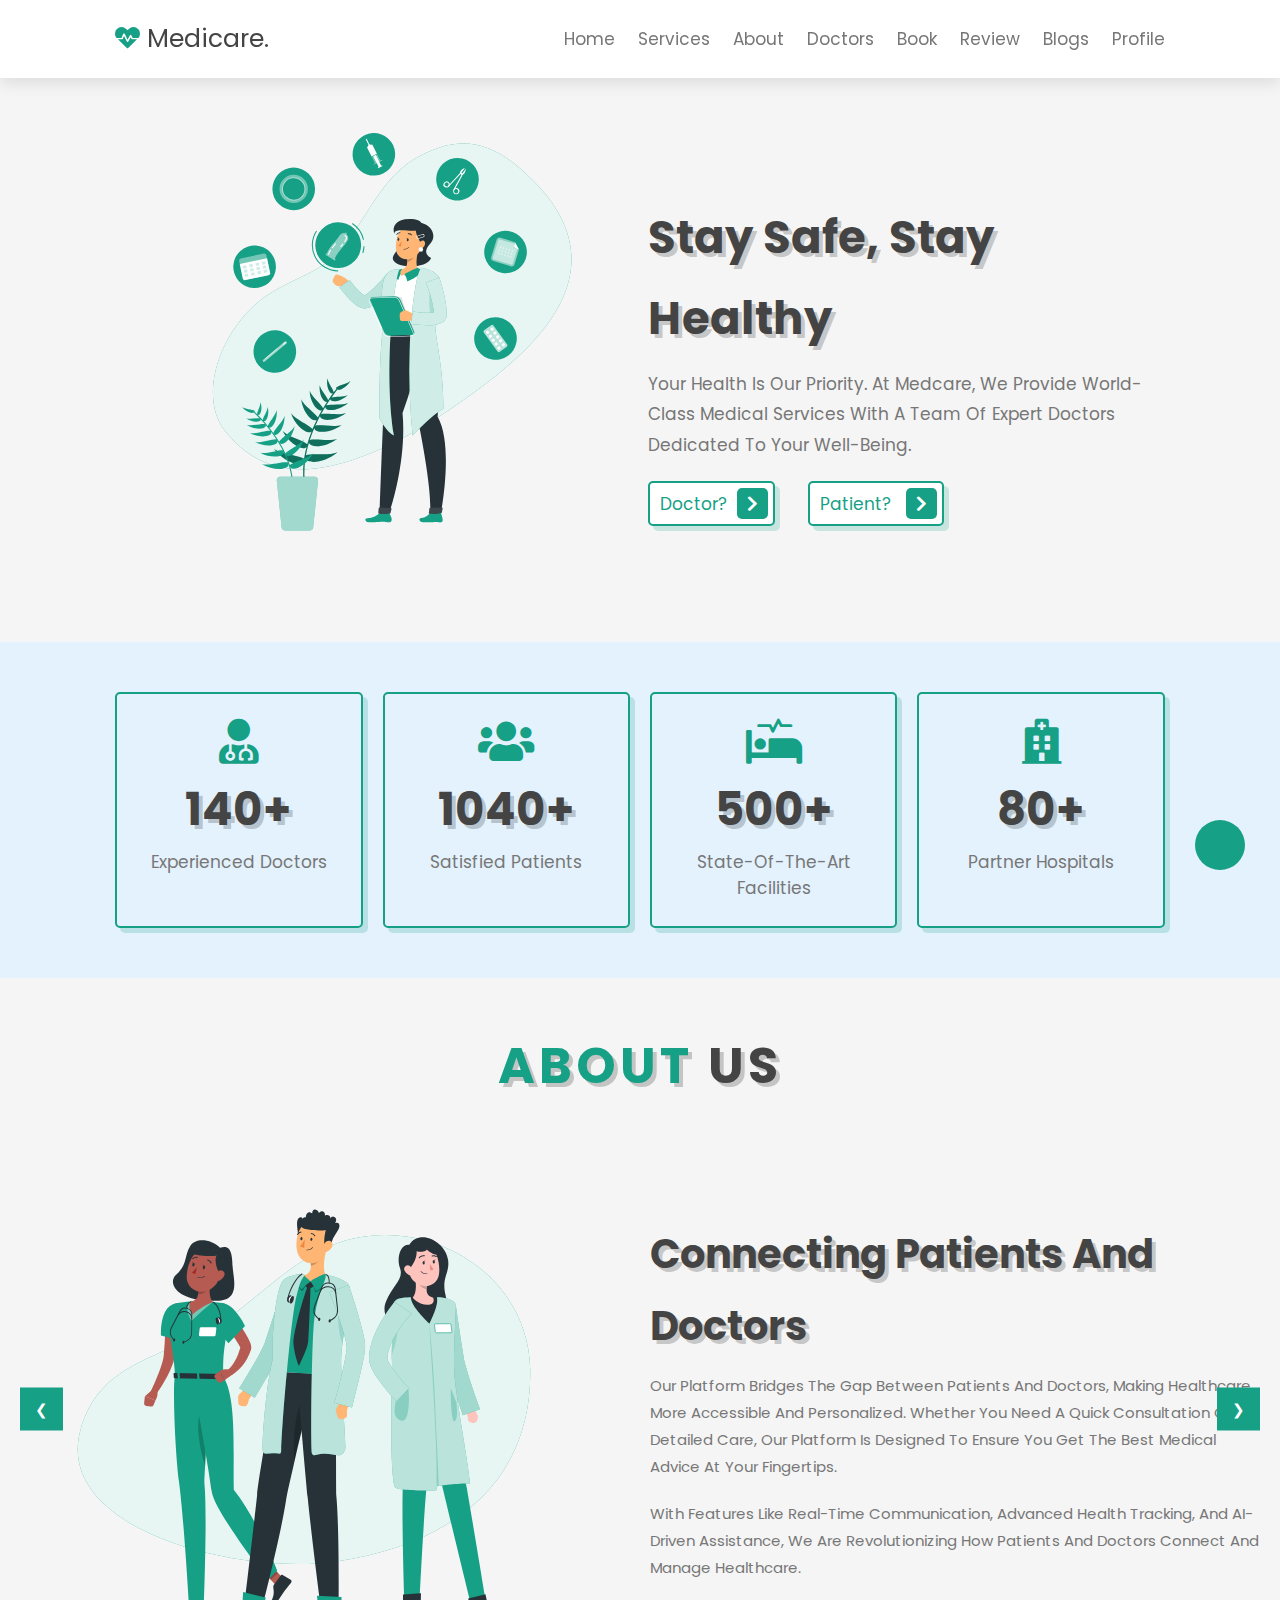
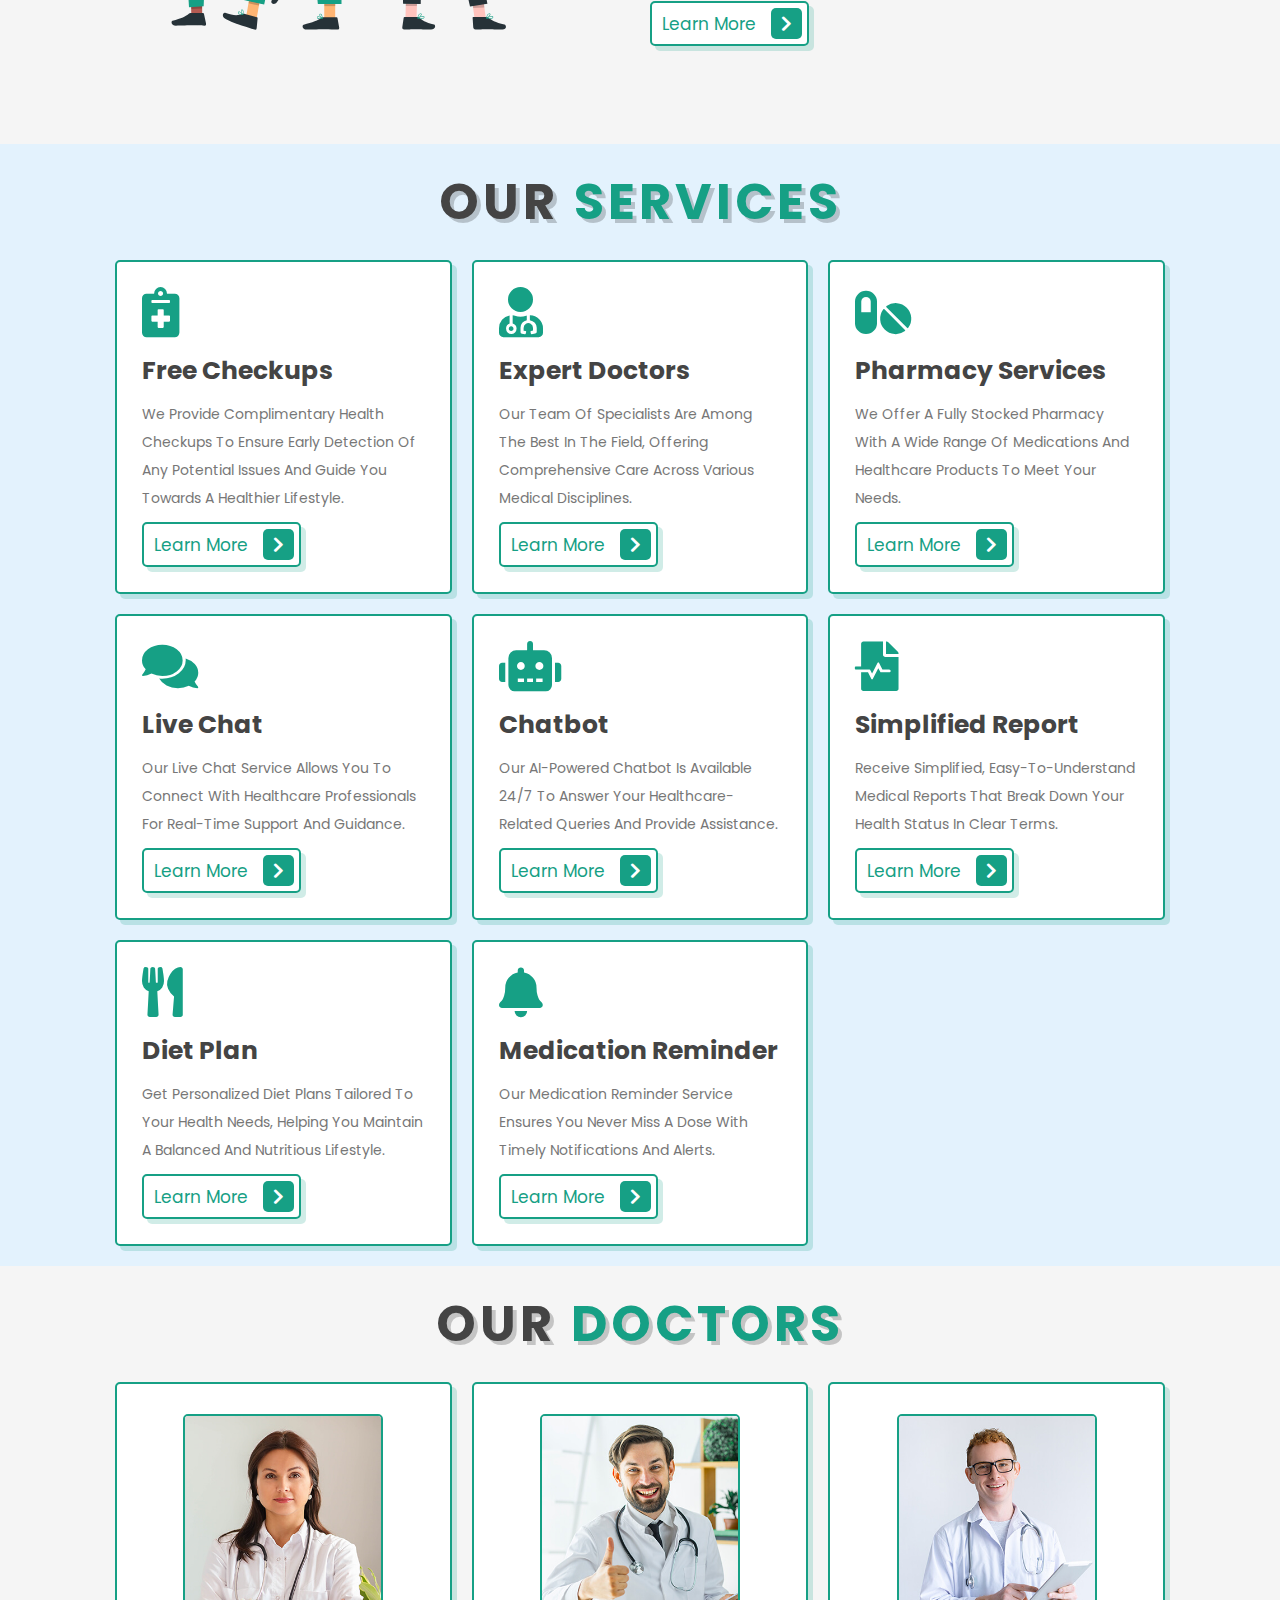
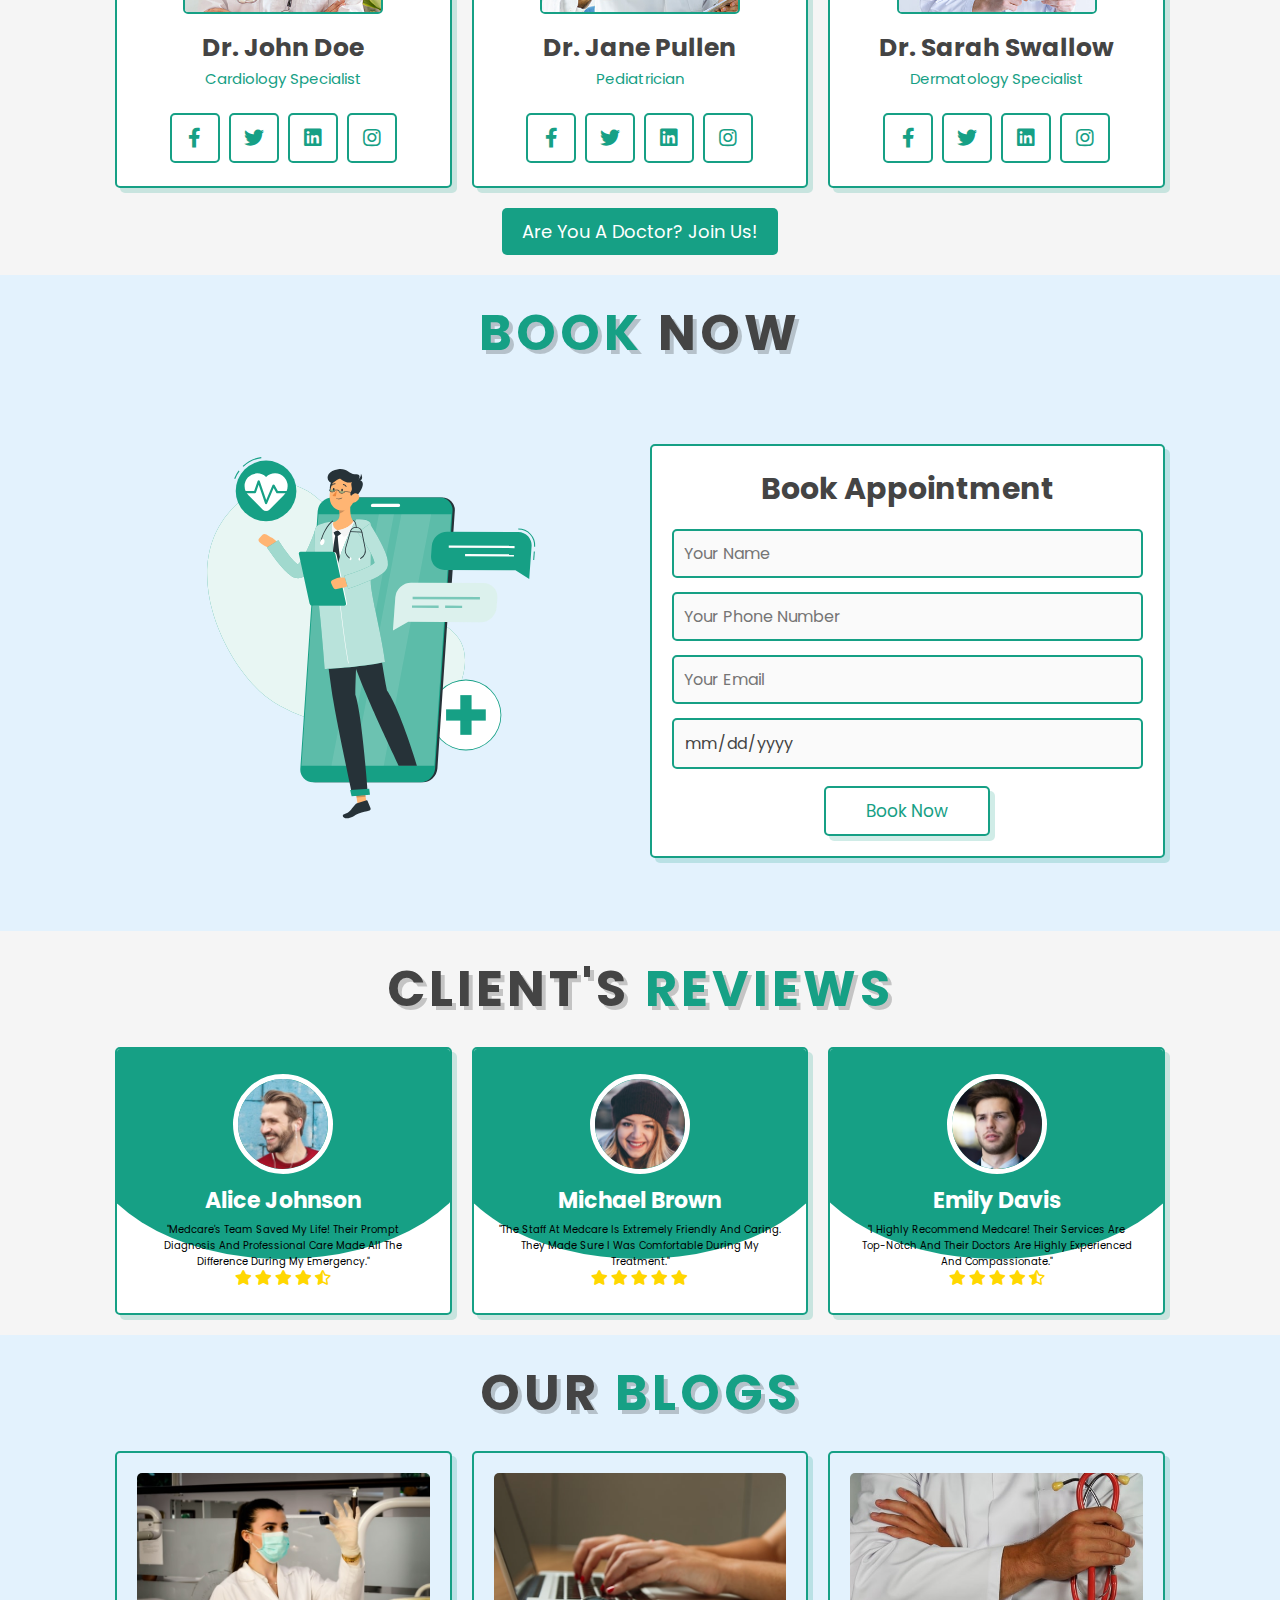
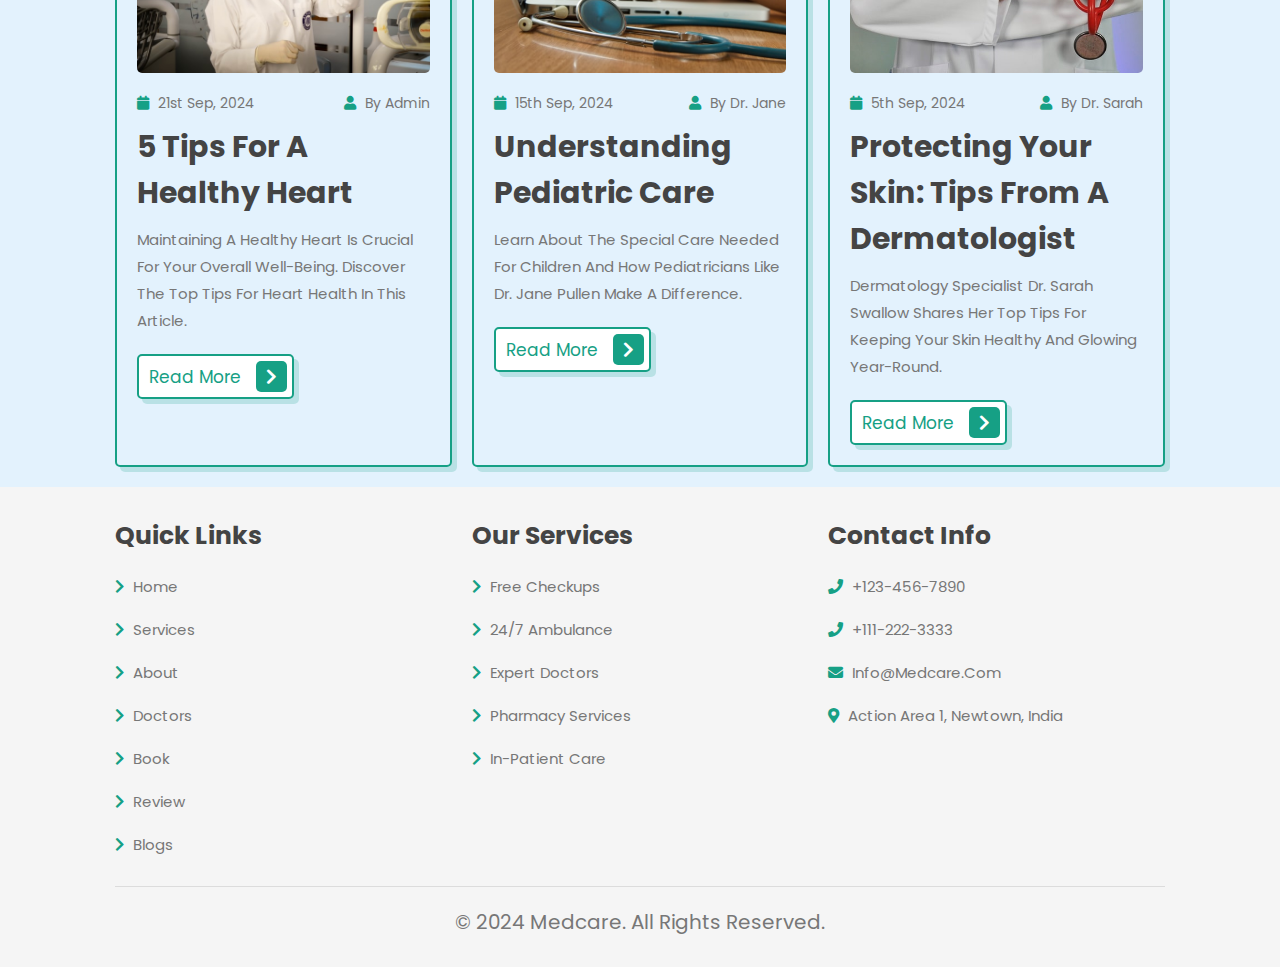
<file: medical website/index.html>
<!DOCTYPE html>
<html lang="en">
<head>
    <meta charset="UTF-8">
    <meta http-equiv="X-UA-Compatible" content="IE=edge">
    <meta name="viewport" content="width=device-width, initial-scale=1.0">
    <title>Medicare | Medical Website</title> 
    <!-- Page Icon -->
    <link rel="shortcut icon" href="image/heartbeat-solid.svg" type="image/x-icon">   
    <!-- font-awesome -->
    <link rel="stylesheet" href="https://cdnjs.cloudflare.com/ajax/libs/font-awesome/5.15.4/css/all.min.css"/>
    <!-- Custom Css File Link -->
    <link rel="stylesheet" href="./css/style.css">
    <link rel="stylesheet" href="./css/bot.css">
</head>
<body>
    <!-- Header Section Starts -->
    <div class="header">
        <a href="#" class="logo"><i class="fas fa-heartbeat"></i> medicare.</a>
        <nav class="navbar">
            <a href="#home">home</a>
            <a href="#services">services</a>
            <a href="#about">about</a>
            <a href="#doctors">doctors</a>
            <a href="#book">book</a>
            <a href="#review">review</a>
            <a href="#blogs">blogs</a>
            <a href="profile.html">Profile</a>
        </nav>
        <div id="menu-btn" class="fas fa-bars"></div>
    </div>
    <!-- Header Section End -->

    <!-- Home Section starts -->
    <section class="home" id="home">
        <div class="image">
            <img src="./image/home-img.svg" alt="home-img.svg">
        </div>
        <div class="content">
            <h3>Stay Safe, Stay Healthy</h3>
            <p>Your health is our priority. At Medcare, we provide world-class medical services with a team of expert doctors dedicated to your well-being.</p>
            <a href="doctorSignup.html" class="btn" id="doctor-btn"  style="margin-right: 30px;">Doctor?<span class="fas fa-chevron-right"></span>
                <span class="tooltip-text">Click here to sign in or login as a doctor</span>
            </a>
            
            <a href="signup.html" class="btn" id="patient-btn">Patient? <span class="fas fa-chevron-right"></span>
                <span class="tooltip-text">Click here to sign in or login as a patient</span>
            </a>
        </div>
    </section>
    <!-- Home Section End -->


    <!-- Icons section starts  -->
    <section class="icons-container">
        <div class="icons">
            <i class="fas fa-user-md"></i>
            <h3>140+</h3>
            <p>Experienced doctors</p>
        </div>
        <div class="icons">
            <i class="fas fa-users"></i>
            <h3>1040+</h3>
            <p>Satisfied patients</p>
        </div>
        <div class="icons">
            <i class="fas fa-procedures"></i>
            <h3>500+</h3>
            <p>State-of-the-art facilities</p>
        </div>
        <div class="icons">
            <i class="fas fa-hospital"></i>
            <h3>80+</h3>
            <p>Partner hospitals</p>
        </div>
    </section>
    <!-- Icons section End  -->
    <!-- About section Starts  -->
    <section class="about" id="about">
        <h1 class="heading"><span>About</span> Us</h1>
        <div class="slider-container">
            <div class="slider">
                <div class="slide active">
                    <div class="row">
                        <div class="image">
                            <img src="./image/about-img.svg" alt="">
                        </div>
                        <div class="content">
                            <h3>Connecting Patients and Doctors</h3>
                            <p>Our platform bridges the gap between patients and doctors, making healthcare more accessible and personalized. Whether you need a quick consultation or detailed care, our platform is designed to ensure you get the best medical advice at your fingertips.</p>
                            <p>With features like real-time communication, advanced health tracking, and AI-driven assistance, we are revolutionizing how patients and doctors connect and manage healthcare.</p>
                            <a href="#" class="btn">Learn more <span class="fas fa-chevron-right"></span> </a>
                        </div>
                    </div>
                </div>
                <div class="slide">
                    <div class="row">
                        <div class="image">
                            <img src="./image/about-img.svg" alt="">
                        </div>
                        <div class="content">
                            <h3>Patient-Centric Features</h3>
                            <p>As a patient, you can easily book appointments, engage in live chats with your doctors, and receive personalized diet plans. Our platform also provides AI-driven medication recommendations and a smart chatbot powered by Natural Language Processing (NLP) to assist with your queries.</p>
                            <p>Additionally, our innovative report simplifier, driven by AI, ensures that your medical reports are easy to understand, giving you better insights into your health status.</p>
                            <a href="#" class="btn">Explore Patient Features <span class="fas fa-chevron-right"></span> </a>
                        </div>
                    </div>
                </div>
                <div class="slide">
                    <div class="row">
                        <div class="image">
                            <img src="./image/about-img.svg" alt="">
                        </div>
                        <div class="content">
                            <h3>Doctor-Centric Features</h3>
                            <p>For doctors, our platform offers tools to manage patient interactions efficiently. You can engage in direct communication with patients, push reports and updates to them instantly, and use AI-driven chatbots to enhance the patient experience.</p>
                            <p>We provide cutting-edge tools that streamline your workflow, allowing you to focus on delivering the best care possible, while technology handles the rest.</p>
                            <a href="#" class="btn">Discover Doctor Features <span class="fas fa-chevron-right"></span> </a>
                        </div>
                    </div>
                </div>
                <div class="slide">
                    <div class="row">
                        <div class="image">
                            <img src="./image/about-img.svg" alt="">
                        </div>
                        <div class="content">
                            <h3>Empowering Healthcare with AI & Technology</h3>
                            <p>Our platform leverages AI and advanced technology to deliver better healthcare outcomes. From AI-powered chatbots that assist both patients and doctors, to intelligent systems that simplify medical reports and recommendations, we are at the forefront of healthcare innovation.</p>
                            <p>Join us and experience how technology can transform the healthcare landscape for both patients and doctors.</p>
                            <a href="#" class="btn">Learn About Our Technology <span class="fas fa-chevron-right"></span> </a>
                        </div>
                    </div>
                </div>
            </div>
            <div class="slider-controls">
                <button class="prev" onclick="changeSlide(-1)">&#10094;</button>
                <button class="next" onclick="changeSlide(1)">&#10095;</button>
            </div>
        </div>
    </section>
    
    
    <!-- About section End  -->

    <!-- Service section Starts  -->
    <section class="services" id="services">
        <h1 class="heading">Our <span>Services</span></h1>
        <div class="box-container">
            <div class="box">
                <i class="fas fa-notes-medical"></i>
                <h3>Free Checkups</h3>
                <p>We provide complimentary health checkups to ensure early detection of any potential issues and guide you towards a healthier lifestyle.</p>
                <a href="#" class="btn">Learn more <span class="fas fa-chevron-right"></span></a>
            </div>
            <div class="box">
                <i class="fas fa-user-md"></i>
                <h3>Expert Doctors</h3>
                <p>Our team of specialists are among the best in the field, offering comprehensive care across various medical disciplines.</p>
                <a href="#" class="btn">Learn more <span class="fas fa-chevron-right"></span></a>
            </div>
            <div class="box">
                <i class="fas fa-pills"></i>
                <h3>Pharmacy Services</h3>
                <p>We offer a fully stocked pharmacy with a wide range of medications and healthcare products to meet your needs.</p>
                <a href="#" class="btn">Learn more <span class="fas fa-chevron-right"></span></a>
            </div>
            <div class="box">
                <i class="fas fa-comments"></i>
                <h3>Live Chat</h3>
                <p>Our live chat service allows you to connect with healthcare professionals for real-time support and guidance.</p>
                <a href="#" class="btn">Learn more <span class="fas fa-chevron-right"></span></a>
            </div>
            <div class="box">
                <i class="fas fa-robot"></i>
                <h3>Chatbot</h3>
                <p>Our AI-powered chatbot is available 24/7 to answer your healthcare-related queries and provide assistance.</p>
                <a href="#" class="btn">Learn more <span class="fas fa-chevron-right"></span></a>
            </div>
            <div class="box">
                <i class="fas fa-file-medical-alt"></i>
                <h3>Simplified Report</h3>
                <p>Receive simplified, easy-to-understand medical reports that break down your health status in clear terms.</p>
                <a href="#" class="btn">Learn more <span class="fas fa-chevron-right"></span></a>
            </div>
            <div class="box">
                <i class="fas fa-utensils"></i>
                <h3>Diet Plan</h3>
                <p>Get personalized diet plans tailored to your health needs, helping you maintain a balanced and nutritious lifestyle.</p>
                <a href="#" class="btn">Learn more <span class="fas fa-chevron-right"></span></a>
            </div>
            <div class="box">
                <i class="fas fa-bell"></i>
                <h3>Medication Reminder</h3>
                <p>Our medication reminder service ensures you never miss a dose with timely notifications and alerts.</p>
                <a href="#" class="btn">Learn more <span class="fas fa-chevron-right"></span></a>
            </div>
        </div>
    </section>
    <!-- Service section End -->

    <!-- Doctors section Starts  -->
    <section class="doctors" id="doctors">
        <h1  class="heading">Our <span>Doctors</span></h1>
        <div class="box-container">
            <div class="box">
                <img src="./image/doc-1.jpg" alt="">
                <h3>Dr. John Doe</h3>
                <span>Cardiology Specialist</span>
                <div class="share">
                    <a href="#" class="fab fa-facebook-f"></a>
                    <a href="#" class="fab fa-twitter"></a>
                    <a href="#" class="fab fa-linkedin"></a>
                    <a href="#" class="fab fa-instagram"></a>
                </div>
            </div>
            <div class="box">
                <img src="./image/doc-2.jpg" alt="">
                <h3>Dr. Jane Pullen</h3>
                <span>Pediatrician</span>
                <div class="share">
                    <a href="#" class="fab fa-facebook-f"></a>
                    <a href="#" class="fab fa-twitter"></a>
                    <a href="#" class="fab fa-linkedin"></a>
                    <a href="#" class="fab fa-instagram"></a>
                </div>
            </div>
            <div class="box">
                <img src="./image/doc-3.jpg" alt="">
                <h3>Dr. Sarah Swallow</h3>
                <span>Dermatology Specialist</span>
                <div class="share">
                    <a href="#" class="fab fa-facebook-f"></a>
                    <a href="#" class="fab fa-twitter"></a>
                    <a href="#" class="fab fa-linkedin"></a>
                    <a href="#" class="fab fa-instagram"></a>
                </div>
            </div>
            <!-- Add more doctors here -->
        </div>
        <div class="join-us-container">
            <a href="signup.html" class="join-us-btn">Are you a doctor? Join us!</a>
        </div>
    </section>
    <!-- Doctors section Ends  -->

    <!-- Book section Starts  -->
    <section class="book" id="book">
        <h1 class="heading"><span>Book</span> Now</h1>
        <div class="row">
            <div class="image">
                <img src="./image/book-img.svg" alt="">
            </div>
            <form id="bookForm" action="login.html">
                <h3>Book Appointment</h3>
                <input type="text" placeholder="Your Name" class="box" title="Please log in to book an appointment" disabled>
                <input type="number" placeholder="Your Phone Number" class="box" title="Please log in to book an appointment" disabled>
                <input type="email" placeholder="Your Email" class="box" title="Please log in to book an appointment" disabled>
                <input type="date" class="box" title="Please log in to book an appointment" disabled>
                
                <a href="signup.html" class="btn" id="book-now-btn">
                    Book Now <span class="tooltip-text">Please log in to continue</span>
                </a>
            </form>
        </div>
    </section>
    
    <!-- Book section End  -->

    <!-- Review section Starts  -->
    <section class="review" id="review">
        <h1 class="heading">Client's <span>Reviews</span></h1>
        <div class="box-container">
            <div class="box">
                <img src="./image/pic-1.png" alt="">
                <h3>Alice Johnson</h3>
                <p>"Medcare's team saved my life! Their prompt diagnosis and professional care made all the difference during my emergency."</p>
                <div class="stars">
                    <i class="fas fa-star"></i>
                    <i class="fas fa-star"></i>
                    <i class="fas fa-star"></i>
                    <i class="fas fa-star"></i>
                    <i class="fas fa-star-half-alt"></i>
                </div>
            </div>
            <div class="box">
                <img src="./image/pic-2.png" alt="">
                <h3>Michael Brown</h3>
                <p>"The staff at Medcare is extremely friendly and caring. They made sure I was comfortable during my treatment."</p>
                <div class="stars">
                    <i class="fas fa-star"></i>
                    <i class="fas fa-star"></i>
                    <i class="fas fa-star"></i>
                    <i class="fas fa-star"></i>
                    <i class="fas fa-star"></i>
                </div>
            </div>
            <div class="box">
                <img src="./image/pic-3.png" alt="">
                <h3>Emily Davis</h3>
                <p>"I highly recommend Medcare! Their services are top-notch and their doctors are highly experienced and compassionate."</p>
                <div class="stars">
                    <i class="fas fa-star"></i>
                    <i class="fas fa-star"></i>
                    <i class="fas fa-star"></i>
                    <i class="fas fa-star"></i>
                    <i class="fas fa-star-half-alt"></i>
                </div>
            </div>
        </div>
    </section>
    <!-- Review section End  -->

    <!-- Blog section Starts  -->
    <section class="blogs" id="blogs">
        <h1 class="heading">Our <span>Blogs</span></h1>
        <div class="box-container">
            <div class="box">
                <div class="image">
                    <img src="./image/blog-1.jpg" alt="">
                </div>
                <div class="content">
                    <div class="icon">
                        <a href="#"> <i class="fas fa-calendar"></i> 21st Sep, 2024</a>
                        <a href="#"> <i class="fas fa-user"></i> By Admin</a>
                    </div>
                    <h3>5 Tips for a Healthy Heart</h3>
                    <p>Maintaining a healthy heart is crucial for your overall well-being. Discover the top tips for heart health in this article.</p>
                    <a href="#" class="btn">Read more <span class="fas fa-chevron-right"></span> </a>
                </div>
            </div>
            <div class="box">
                <div class="image">
                    <img src="./image/blog-2.jpg" alt="">
                </div>
                <div class="content">
                    <div class="icon">
                        <a href="#"> <i class="fas fa-calendar"></i> 15th Sep, 2024</a>
                        <a href="#"> <i class="fas fa-user"></i> By Dr. Jane</a>
                    </div>
                    <h3>Understanding Pediatric Care</h3>
                    <p>Learn about the special care needed for children and how pediatricians like Dr. Jane Pullen make a difference.</p>
                    <a href="#" class="btn">Read more <span class="fas fa-chevron-right"></span> </a>
                </div>
            </div>
            <div class="box">
                <div class="image">
                    <img src="./image/blog-3.jpg" alt="">
                </div>
                <div class="content">
                    <div class="icon">
                        <a href="#"> <i class="fas fa-calendar"></i> 5th Sep, 2024</a>
                        <a href="#"> <i class="fas fa-user"></i> By Dr. Sarah</a>
                    </div>
                    <h3>Protecting Your Skin: Tips from a Dermatologist</h3>
                    <p>Dermatology specialist Dr. Sarah Swallow shares her top tips for keeping your skin healthy and glowing year-round.</p>
                    <a href="#" class="btn">Read more <span class="fas fa-chevron-right"></span> </a>
                </div>
            </div>
        </div>
    </section>
    <!-- Blog section End  -->

    <!-- Footer section starts -->
    <section class="footer">
        <div class="box-container">
            <div class="box">
                <h3>Quick Links</h3>
                <a href="#"> <i class="fas fa-chevron-right"></i> Home</a>
                <a href="#"> <i class="fas fa-chevron-right"></i> Services</a>
                <a href="#"> <i class="fas fa-chevron-right"></i> About</a>
                <a href="#"> <i class="fas fa-chevron-right"></i> Doctors</a>
                <a href="#"> <i class="fas fa-chevron-right"></i> Book</a>
                <a href="#"> <i class="fas fa-chevron-right"></i> Review</a>
                <a href="#"> <i class="fas fa-chevron-right"></i> Blogs</a>
            </div>
            <div class="box">
                <h3>Our Services</h3>
                <a href="#"> <i class="fas fa-chevron-right"></i> Free Checkups</a>
                <a href="#"> <i class="fas fa-chevron-right"></i> 24/7 Ambulance</a>
                <a href="#"> <i class="fas fa-chevron-right"></i> Expert Doctors</a>
                <a href="#"> <i class="fas fa-chevron-right"></i> Pharmacy Services</a>
                <a href="#"> <i class="fas fa-chevron-right"></i> In-Patient Care</a>
            </div>
            <div class="box">
                <h3>Contact Info</h3>
                <a href="#"> <i class="fas fa-phone"></i> +123-456-7890</a>
                <a href="#"> <i class="fas fa-phone"></i> +111-222-3333</a>
                <a href="#"> <i class="fas fa-envelope"></i> info@medcare.com</a>
                <a href="#"> <i class="fas fa-map-marker-alt"></i> Action Area 1, Newtown, India </a>
            </div>
        </div>
        <div class="credit"> © 2024 Medcare. All Rights Reserved.</div>
    </section>
    <!-- Chatbot Section Start -->
    
</head>
<body>

    <div class="chatbot-toggler" id="chatbotToggler">
        <span>🤖</span> <!-- Bot icon -->
    </div>

    <div class="chatbot" id="chatbot">
        <header>
            <h2>Chatbot</h2>
        </header>
        <div class="chatbox">
            <!-- Chatbox content here -->
            <ul class="chat">
                <!-- Messages will go here -->
            </ul>
        </div>
        <div class="chat-input">
            <textarea placeholder="Type a message..."></textarea>
            <span>&#10148;</span>
        </div>
    </div>

    <script>
        // JavaScript to toggle chatbot visibility
        const chatbotToggler = document.getElementById('chatbotToggler');
        const chatbot = document.getElementById('chatbot');
        const body = document.body;

        chatbotToggler.addEventListener('click', () => {
            body.classList.toggle('show-chatbot');
        });
    </script>

   
<!-- Chatbot Section End -->
    <script src="./js/script.js"></script>
   <!-- Footer section End -->
</body>
</html>
</file>
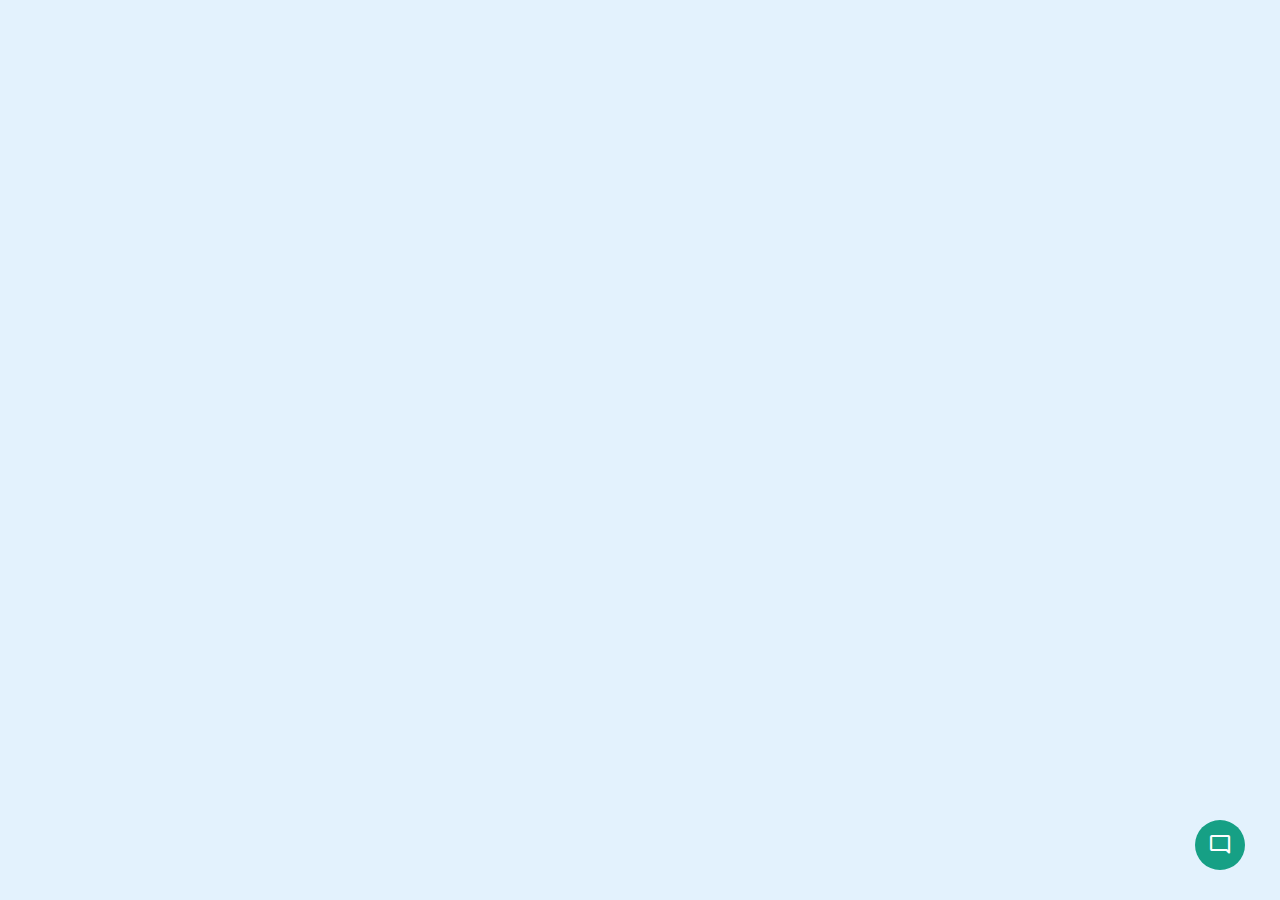
<file: medical website/bot.html>
<!DOCTYPE html>
<html lang="en" dir="ltr">

<head>
    <meta charset="utf-8">
    <title>Chatbot in JavaScript</title>
    <link rel="stylesheet" href="./css/bot.css">
    <meta name="viewport" content="width=device-width, initial-scale=1.0">
    <!-- Google Fonts Link For Icons -->
    <link rel="stylesheet"
        href="https://fonts.googleapis.com/css2?family=Material+Symbols+Outlined:opsz,wght,FILL,GRAD@48,400,0,0" />
    <link rel="stylesheet"
        href="https://fonts.googleapis.com/css2?family=Material+Symbols+Rounded:opsz,wght,FILL,GRAD@48,400,1,0" />
    <script src="./js/bot.js" defer></script>
</head>

<body>
    <button class="chatbot-toggler">
        <span class="material-symbols-rounded">mode_comment</span>
        <span class="material-symbols-outlined">close</span>
    </button>
    <div class="chatbot">
        <header>
            <h2>Chatbot</h2>
            <span class="close-btn material-symbols-outlined">close</span>
        </header>
        <ul class="chatbox">
            <li class="chat incoming">
                <span class="material-symbols-outlined">smart_toy</span>
                <p>Hi there 👋<br>How can I help you today?</p>
            </li>
        </ul>
        <div class="chat-input">
            <textarea placeholder="Enter a message..." spellcheck="false" required></textarea>
            <span id="send-btn" class="material-symbols-rounded">send</span>
        </div>
    </div>

</body>

</html>
</file>
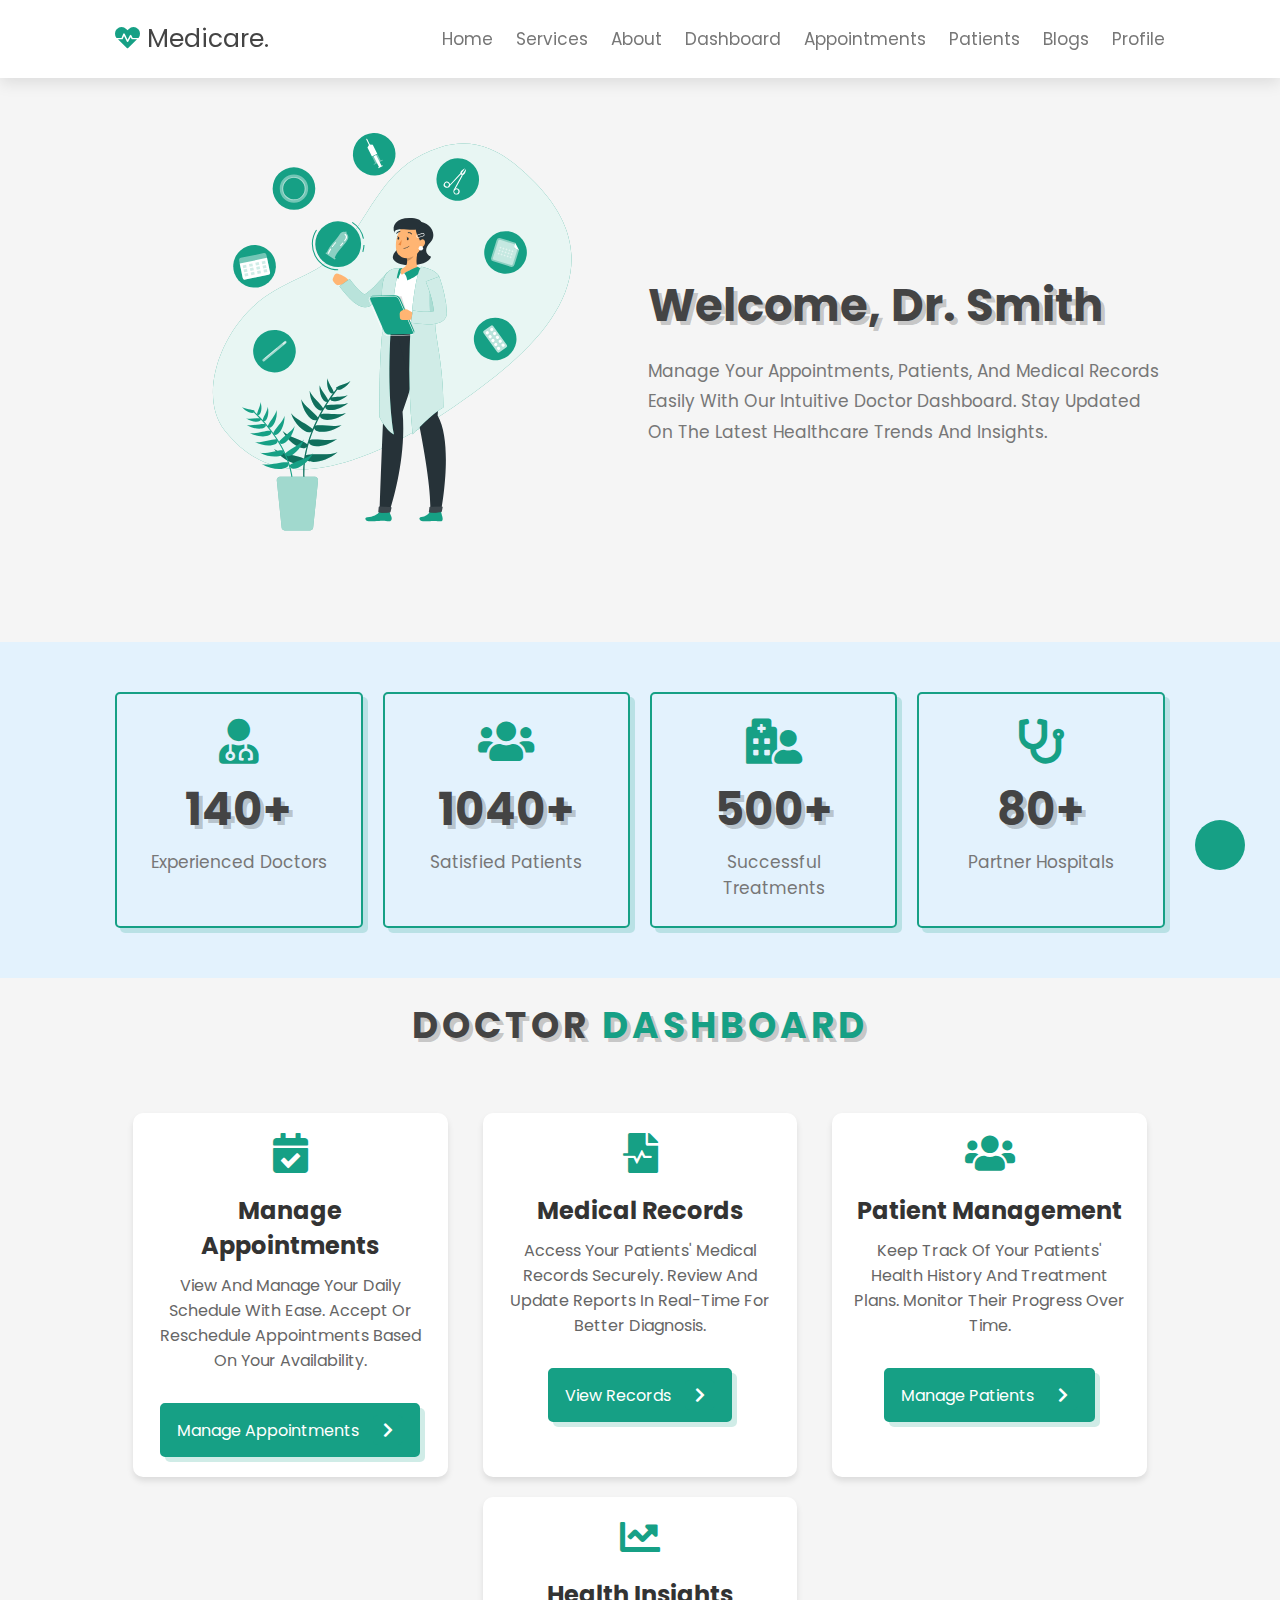
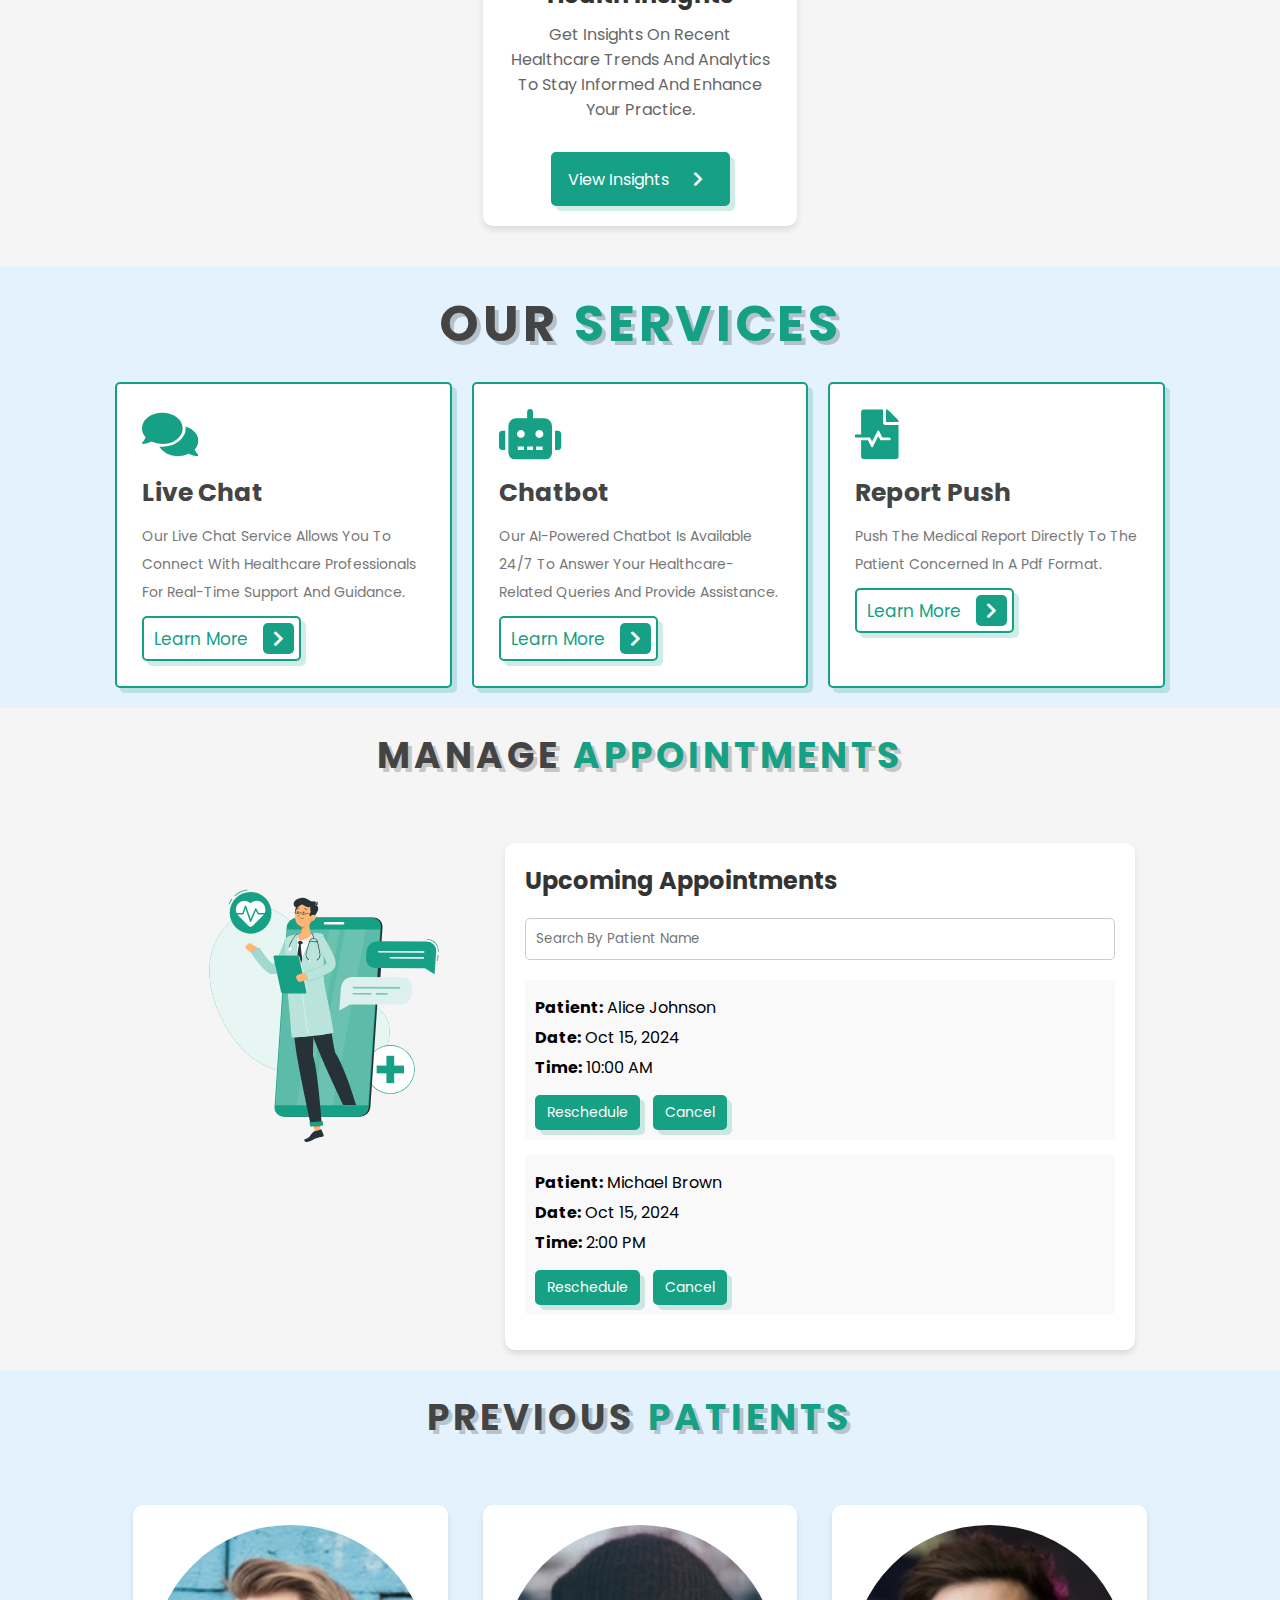
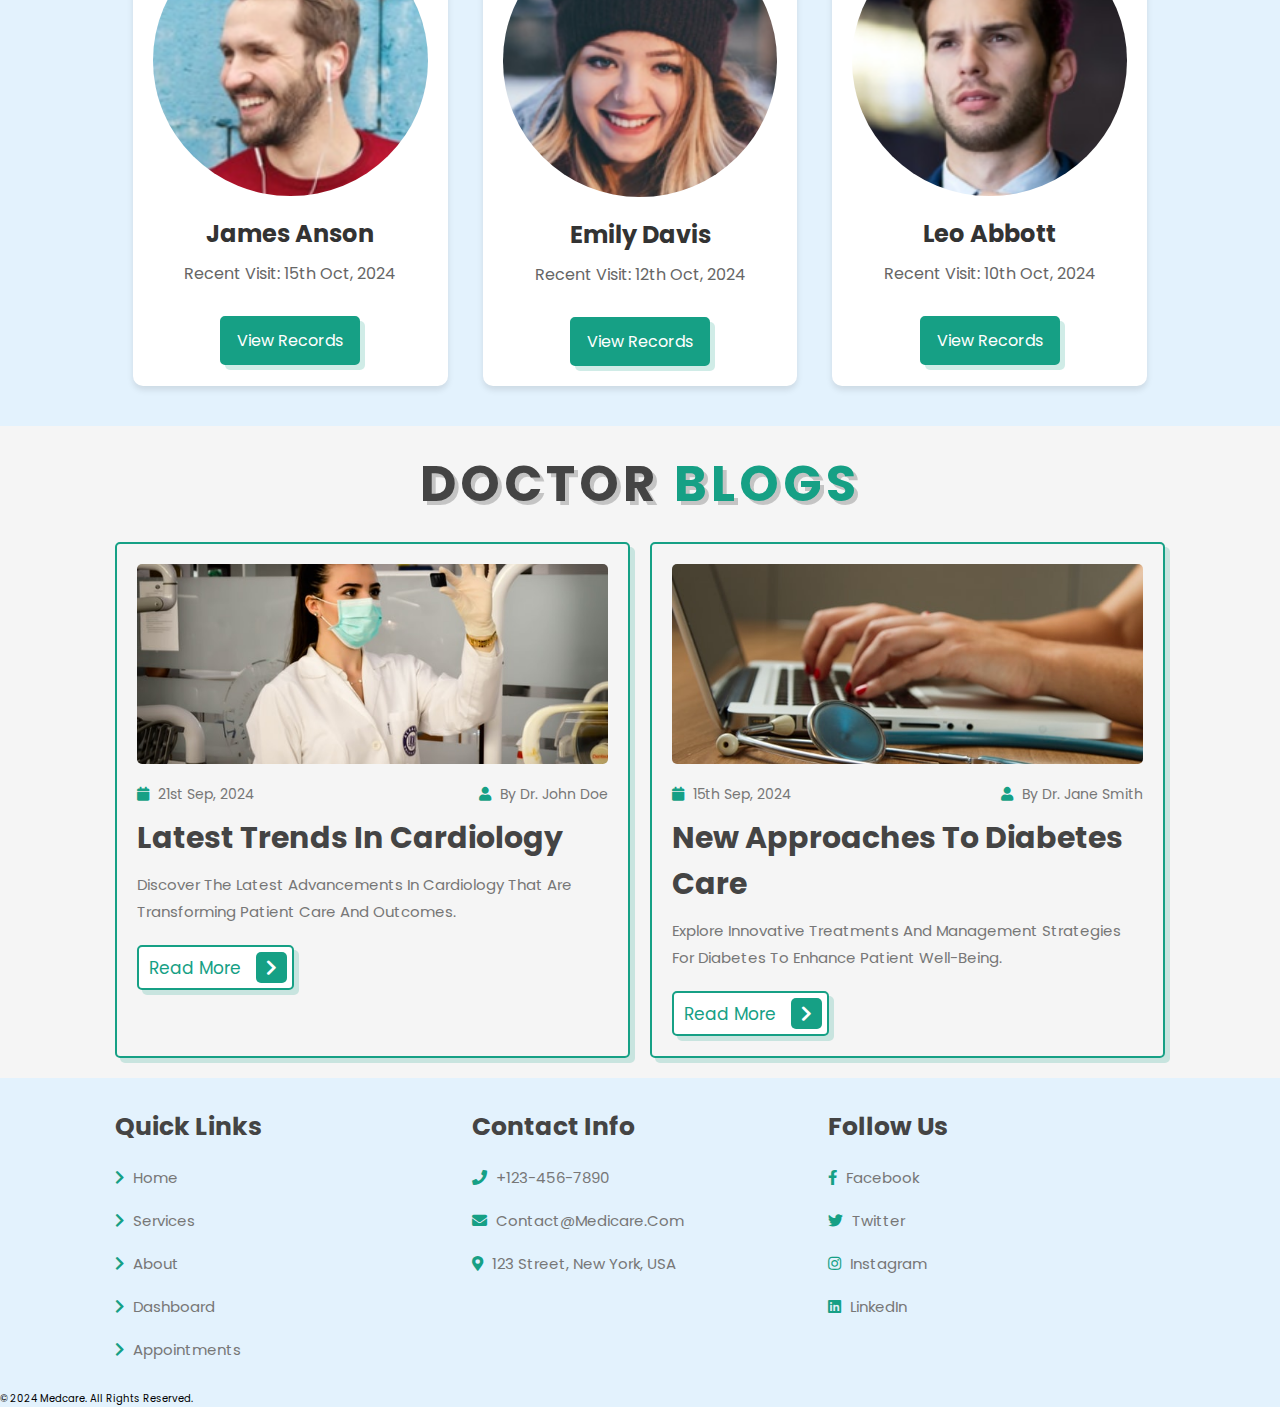
<file: medical website/doctorHomepage.html>
<!DOCTYPE html>
<html lang="en">
<head>
    <meta charset="UTF-8">
    <meta http-equiv="X-UA-Compatible" content="IE=edge">
    <meta name="viewport" content="width=device-width, initial-scale=1.0">
    <title>Medicare | Doctor Dashboard</title> 
    <!-- Page Icon -->
    <link rel="shortcut icon" href="image/heartbeat-solid.svg" type="image/x-icon">   
    <!-- font-awesome -->
    <link rel="stylesheet" href="https://cdnjs.cloudflare.com/ajax/libs/font-awesome/5.15.4/css/all.min.css"/>
    <!-- Custom Css File Link -->
    <link rel="stylesheet" href="./css/style.css">
    <link rel="stylesheet" href="./css/bot.css">
</head>
<body>
    <!-- Header Section Starts -->
    <div class="header">
        <a href="#" class="logo"><i class="fas fa-heartbeat"></i> medicare.</a>
        <nav class="navbar">
            <a href="#home">home</a>
            <a href="#services">services</a>
            <a href="#about">about</a>
            <a href="#dashboard">dashboard</a>
            <a href="#appointments">appointments</a>
            <a href="#patients">patients</a>
            <a href="#blogs">blogs</a>
            <a href="profile.html">Profile</a>
        </nav>
        <div id="menu-btn" class="fas fa-bars"></div>
    </div>
    <!-- Header Section End -->

    <!-- Home Section starts -->
    <section class="home" id="home">
        <div class="image">
            <img src="./image/home-img.svg" alt="home-img.svg">
        </div>
        <div class="content">
            <h3>Welcome, Dr. Smith</h3>
            <p>Manage your appointments, patients, and medical records easily with our intuitive doctor dashboard. Stay updated on the latest healthcare trends and insights.</p>
            
    </section>
    <!-- Home Section End -->

    <!-- Icons section starts  -->
    <section class="icons-container">
        <div class="icons">
            <i class="fas fa-user-md"></i>
            <h3>140+</h3>
            <p>Experienced doctors</p>
        </div>
        <div class="icons">
            <i class="fas fa-users"></i>
            <h3>1040+</h3>
            <p>Satisfied patients</p>
        </div>
        <div class="icons">
            <i class="fas fa-hospital-user"></i>
            <h3>500+</h3>
            <p>Successful treatments</p>
        </div>
        <div class="icons">
            <i class="fas fa-stethoscope"></i>
            <h3>80+</h3>
            <p>Partner hospitals</p>
        </div>
    </section>
    <!-- Icons section End  -->

    <!-- Dashboard section Starts -->
    <section class="dashboard" id="dashboard">
        <h1 class="heading">Doctor <span>Dashboard</span></h1>
        <div class="box-container">
            <div class="box">
                <i class="fas fa-calendar-check"></i>
                <h3>Manage Appointments</h3>
                <p>View and manage your daily schedule with ease. Accept or reschedule appointments based on your availability.</p>
                <a href="#appointments" class="btn">Manage Appointments <span class="fas fa-chevron-right"></span> </a>
            </div>
            <div class="box">
                <i class="fas fa-file-medical-alt"></i>
                <h3>Medical Records</h3>
                <p>Access your patients' medical records securely. Review and update reports in real-time for better diagnosis.</p>
                <a href="viewRecord.html" class="btn">View Records <span class="fas fa-chevron-right"></span> </a>
            </div>
            <div class="box">
                <i class="fas fa-users"></i>
                <h3>Patient Management</h3>
                <p>Keep track of your patients' health history and treatment plans. Monitor their progress over time.</p>
                <a href="managePatient.html" class="btn">Manage Patients <span class="fas fa-chevron-right"></span> </a>
            </div>
            <div class="box">
                <i class="fas fa-chart-line"></i>
                <h3>Health Insights</h3>
                <p>Get insights on recent healthcare trends and analytics to stay informed and enhance your practice.</p>
                <a href="HealthInsights.html" class="btn">View Insights <span class="fas fa-chevron-right"></span> </a>
            </div>
        </div>
    </section>
    <!-- Dashboard section End -->
    <!-- Service section Starts  -->
    <section class="services" id="services">
        <h1 class="heading">Our <span>Services</span></h1>
        <div class="box-container">
            <div class="box">
                <i class="fas fa-comments"></i>
                <h3>Live Chat</h3>
                <p>Our live chat service allows you to connect with healthcare professionals for real-time support and guidance.</p>
                <a href="#" class="btn">Learn more <span class="fas fa-chevron-right"></span></a>
            </div>
            <div class="box">
                <i class="fas fa-robot"></i>
                <h3>Chatbot</h3>
                <p>Our AI-powered chatbot is available 24/7 to answer your healthcare-related queries and provide assistance.</p>
                <a href="#" class="btn">Learn more <span class="fas fa-chevron-right"></span></a>
            </div>
            <div class="box">
                <i class="fas fa-file-medical-alt"></i>
                <h3>Report Push</h3>
                <p>Push the medical report directly to the patient concerned in a pdf format.</p>
                <a href="#" class="btn">Learn more <span class="fas fa-chevron-right"></span></a>
            </div>
        </div>
    </section>
    <!-- Service section End -->
    <!-- Appointments section Starts -->
    <section class="appointments" id="appointments">
        <h1 class="heading">Manage <span>Appointments</span></h1>
        <div class="row">
            <div class="image">
                <img src="./image/book-img.svg" alt="">
            </div>
            <form action="">
                <h3>Upcoming Appointments</h3>
                <input type="text" placeholder="Search by patient name" class="box" style="cursor: text; color: black;" onmouseover="this.style.cursor='black';">
                <div class="appointment-list">
                    <div class="appointment">
                        <p><strong>Patient:</strong> Alice Johnson</p>
                        <p><strong>Date:</strong> Oct 15, 2024</p>
                        <p><strong>Time:</strong> 10:00 AM</p>
                        <button class="btn">Reschedule</button>
                        <button class="btn">Cancel</button>
                    </div>
                    <div class="appointment">
                        <p><strong>Patient:</strong> Michael Brown</p>
                        <p><strong>Date:</strong> Oct 15, 2024</p>
                        <p><strong>Time:</strong> 2:00 PM</p>
                        <button class="btn">Reschedule</button>
                        <button class="btn">Cancel</button>
                    </div>
                    <!-- More appointments -->
                </div>
            </form>
        </div>
    </section>
    <!-- Appointments section End -->

    <!-- Patient Management section Starts -->
    <section class="patients" id="patients">
        <h1 class="heading">Previous <span>Patients</span></h1>
        <div class="box-container">
            <div class="box">
                <img src="./image/pic-1.png" alt="">
                <h3>James Anson  </h3>
                <span>Recent Visit: 15th Oct, 2024</span>
                <a href="#" class="btn">View Records</a>
            </div>
            <div class="box">
                <img src="./image/pic-2.png" alt="">
                <h3>Emily Davis</h3>
                <span>Recent Visit: 12th Oct, 2024</span>
                <a href="#" class="btn">View Records</a>
            </div>
            <div class="box">
                <img src="./image/pic-3.png" alt="">
                <h3>Leo Abbott</h3>
                <span>Recent Visit: 10th Oct, 2024</span>
                <a href="#" class="btn">View Records</a>
            </div>
            <!-- More patients -->
        </div>
    </section>
    <!-- Patient Management section End -->

    <!-- Blog section Starts -->
    <section class="blogs" id="blogs">
        <h1 class="heading">Doctor <span>Blogs</span></h1>
        <div class="box-container">
            <div class="box">
                <div class="image">
                    <img src="./image/blog-1.jpg" alt="">
                </div>
                <div class="content">
                    <div class="icon">
                        <a href="#"> <i class="fas fa-calendar"></i> 21st Sep, 2024</a>
                        <a href="#"> <i class="fas fa-user"></i> By Dr. John Doe</a>
                    </div>
                    <h3>Latest Trends in Cardiology</h3>
                    <p>Discover the latest advancements in cardiology that are transforming patient care and outcomes.</p>
                    <a href="#" class="btn">Read more <span class="fas fa-chevron-right"></span> </a>
                </div>
            </div>
            <div class="box">
                <div class="image">
                    <img src="./image/blog-2.jpg" alt="">
                </div>
                <div class="content">
                    <div class="icon">
                        <a href="#"> <i class="fas fa-calendar"></i> 15th Sep, 2024</a>
                        <a href="#"> <i class="fas fa-user"></i> By Dr. Jane Smith</a>
                    </div>
                    <h3>New Approaches to Diabetes Care</h3>
                    <p>Explore innovative treatments and management strategies for diabetes to enhance patient well-being.</p>
                    <a href="#" class="btn">Read more <span class="fas fa-chevron-right"></span> </a>
                </div>
            </div>
            <!-- More blogs -->
        </div>
    </section>
    <!-- Blog section End -->

    <!-- Footer Section Starts -->
    <section class="footer">
        <div class="box-container">
            <div class="box">
                <h3>Quick Links</h3>
                <a href="#"> <i class="fas fa-chevron-right"></i> Home </a>
                <a href="#"> <i class="fas fa-chevron-right"></i> Services </a>
                <a href="#"> <i class="fas fa-chevron-right"></i> About </a>
                <a href="#"> <i class="fas fa-chevron-right"></i> Dashboard </a>
                <a href="#"> <i class="fas fa-chevron-right"></i> Appointments </a>
            </div>
            <div class="box">
                <h3>Contact Info</h3>
                <a href="#"> <i class="fas fa-phone"></i> +123-456-7890 </a>
                <a href="#"> <i class="fas fa-envelope"></i> contact@medicare.com </a>
                <a href="#"> <i class="fas fa-map-marker-alt"></i> 123 Street, New York, USA </a>
            </div>
            <div class="box">
                <h3>Follow Us</h3>
                <a href="#"> <i class="fab fa-facebook-f"></i> Facebook </a>
                <a href="#"> <i class="fab fa-twitter"></i> Twitter </a>
                <a href="#"> <i class="fab fa-instagram"></i> Instagram </a>
                <a href="#"> <i class="fab fa-linkedin"></i> LinkedIn </a>
            </div>
        </div>
    </section>
    <!-- Footer Section End -->

    <!-- Custom Js File Link -->
    <script src="./js/script.js"></script>
    <div class="credit"> © 2024 Medcare. All Rights Reserved.</div>
</body>
<body>

    <div class="chatbot-toggler" id="chatbotToggler">
        <span>🤖</span> <!-- Bot icon -->
    </div>

    <div class="chatbot" id="chatbot">
        <header>
            <h2>Chatbot</h2>
        </header>
        <div class="chatbox">
            <!-- Chatbox content here -->
            <ul class="chat">
                <!-- Messages will go here -->
            </ul>
        </div>
        <div class="chat-input">
            <textarea placeholder="Type a message..."></textarea>
            <span>&#10148;</span>
        </div>
    </div>

    <script>
        // JavaScript to toggle chatbot visibility
        const chatbotToggler = document.getElementById('chatbotToggler');
        const chatbot = document.getElementById('chatbot');
        const body = document.body;

        chatbotToggler.addEventListener('click', () => {
            body.classList.toggle('show-chatbot');
        });
    </script>

   
<!-- Chatbot Section End -->
    <script src="./js/script.js"></script>
   <!-- Footer section End -->
</body>
</html>
</file>
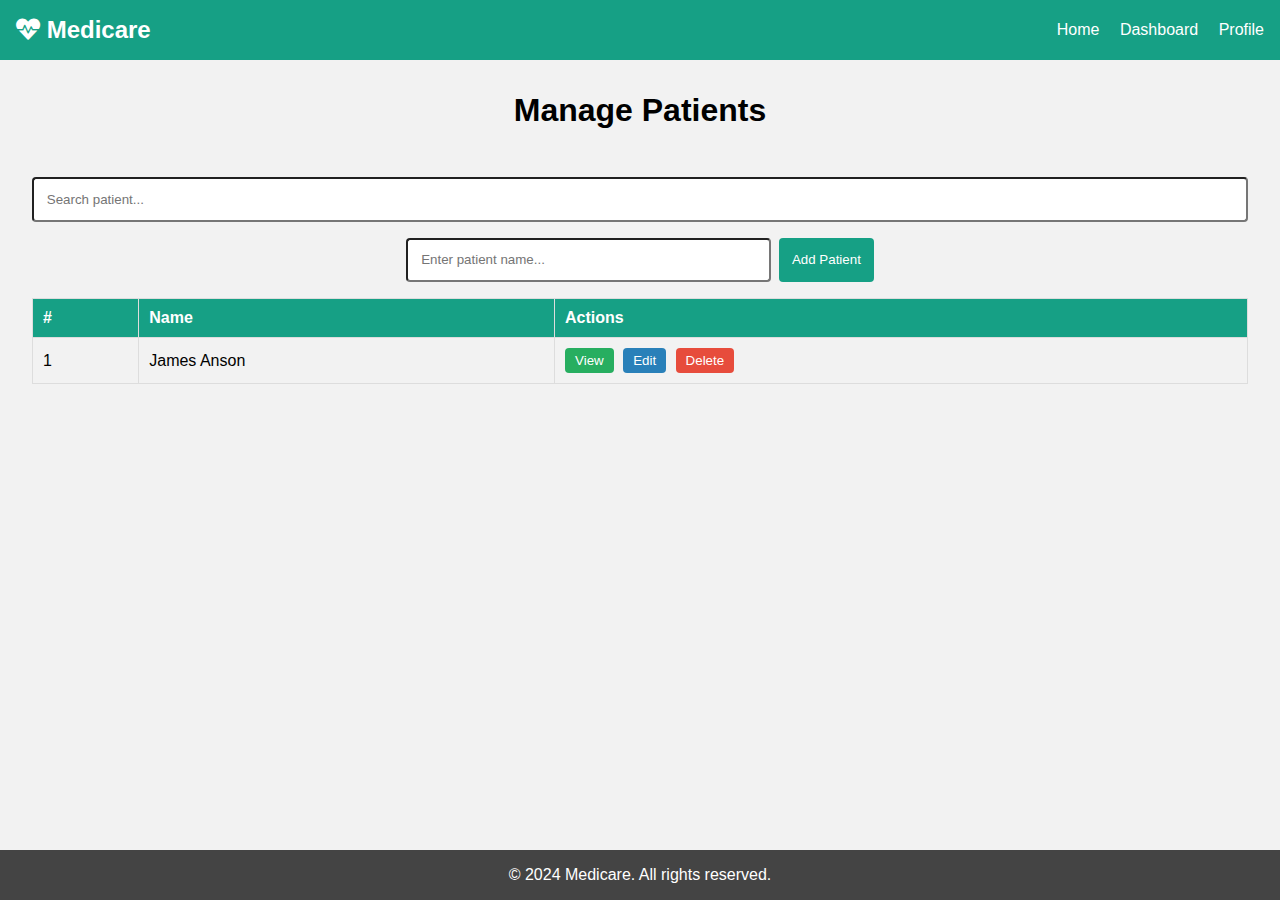
<file: medical website/managePatient.html>
<!DOCTYPE html>
<html lang="en">

<head>
    <meta charset="UTF-8">
    <meta name="viewport" content="width=device-width, initial-scale=1.0">
    <title>Medicare | Patient Management</title>

    <link rel="shortcut icon" href="image/heartbeat-solid.svg" type="image/x-icon">
    <link rel="stylesheet" href="https://cdnjs.cloudflare.com/ajax/libs/font-awesome/5.15.4/css/all.min.css" />

    <style>
        * {
            margin: 0;
            padding: 0;
            box-sizing: border-box;
        }

        body {
            font-family: Arial, sans-serif;
            background-color: #f2f2f2;
            display: flex;
            flex-direction: column;
            min-height: 100vh;
        }

        .header {
            background-color: #16a085;
            padding: 1rem;
            display: flex;
            justify-content: space-between;
            align-items: center;
        }

        .header .logo {
            color: white;
            font-size: 1.5rem;
            font-weight: bold;
            text-decoration: none;
        }

        .navbar a {
            margin-left: 1rem;
            color: white;
            text-decoration: none;
        }

        .patient-management {
            flex: 1;
            padding: 2rem;
        }

        .heading {
            text-align: center;
            margin-bottom: 2rem;
            font-size: 2rem;
        }

        .add-patient {
            display: flex;
            justify-content: center;
            margin-bottom: 1rem;
        }

        .add-input {
            padding: 0.8rem;
            width: 30%;
            margin-right: 0.5rem;
            border-radius: 4px;
        }

        .add-btn {
            padding: 0.8rem;
            background-color: #16a085;
            color: white;
            border: none;
            border-radius: 4px;
        }

        .patient-table {
            width: 100%;
            margin-top: 1rem;
            border-collapse: collapse;
        }

        .patient-table th, .patient-table td {
            padding: 10px;
            text-align: left;
            border: 1px solid #ddd;
        }

        .patient-table th {
            background-color: #16a085;
            color: white;
        }

        .btn-group button {
            margin-right: 5px;
            padding: 5px 10px;
            border-radius: 4px;
            border: none;
            cursor: pointer;
        }

        .edit-btn {
            background-color: #2980b9;
            color: white;
        }

        .view-btn {
            background-color: #27ae60;
            color: white;
        }

        .delete-btn {
            background-color: #e74c3c;
            color: white;
        }

        .modal {
            display: none;
            position: fixed;
            top: 50%;
            left: 50%;
            transform: translate(-50%, -50%);
            background-color: white;
            padding: 1rem;
            box-shadow: 0 0 10px rgba(0, 0, 0, 0.1);
            z-index: 1000;
            border-radius: 8px;
        }

        .modal.active {
            display: block;
        }

        .modal-header {
            font-weight: bold;
            margin-bottom: 1rem;
        }

        .footer {
            text-align: center;
            padding: 1rem;
            background-color: #444;
            color: white;
        }

        .search-input {
            margin: 1rem 0;
            padding: 0.8rem;
            width: 100%;
            border-radius: 4px;
        }
    </style>
</head>

<body>
    <div class="header">
        <a href="#" class="logo"><i class="fas fa-heartbeat"></i> Medicare</a>
        <nav class="navbar">
            <a href="#">Home</a>
            <a href="#">Dashboard</a>
            <a href="#">Profile</a>
        </nav>
    </div>

    <section class="patient-management">
        <h1 class="heading">Manage <span>Patients</span></h1>

        <input type="text" class="search-input" id="searchInput" placeholder="Search patient...">

        <div class="add-patient">
            <input type="text" class="add-input" id="patientName" placeholder="Enter patient name...">
            <button class="add-btn" onclick="addPatient()">Add Patient</button>
        </div>

        <table class="patient-table" id="patientTable">
            <thead>
                <tr>
                    <th>#</th>
                    <th>Name</th>
                    <th>Actions</th>
                </tr>
            </thead>
            <tbody>
                <tr>
                    <td>1</td>
                    <td>James Anson</td>
                    <td class="btn-group">
                        <button class="view-btn" onclick="viewDetails(this)">View</button>
                        <button class="edit-btn" onclick="editPatient(this)">Edit</button>
                        <button class="delete-btn" onclick="deletePatient(this)">Delete</button>
                    </td>
                </tr>
            </tbody>
        </table>
    </section>

    <div class="modal" id="patientModal">
        <div class="modal-header">Patient Details</div>
        <div id="modalContent"></div>
        <button onclick="closeModal()">Close</button>
    </div>

    <div class="footer">
        <p>&copy; 2024 Medicare. All rights reserved.</p>
    </div>

    <script>
        function addPatient() {
            const table = document.getElementById('patientTable').getElementsByTagName('tbody')[0];
            const nameInput = document.getElementById('patientName');
            const name = nameInput.value.trim();

            if (name === '') {
                alert('Please enter a valid name');
                return;
            }

            const rowCount = table.rows.length + 1;
            const row = table.insertRow();

            row.innerHTML = `
                <td>${rowCount}</td>
                <td>${name}</td>
                <td class="btn-group">
                    <button class="view-btn" onclick="viewDetails(this)">View</button>
                    <button class="edit-btn" onclick="editPatient(this)">Edit</button>
                    <button class="delete-btn" onclick="deletePatient(this)">Delete</button>
                </td>
            `;

            nameInput.value = '';
        }

        function deletePatient(button) {
            const row = button.closest('tr');
            row.remove();
        }

        function viewDetails(button) {
            const row = button.closest('tr');
            const name = row.cells[1].textContent;
            const modal = document.getElementById('patientModal');
            document.getElementById('modalContent').textContent = `Details for ${name}`;
            modal.classList.add('active');
        }

        function editPatient(button) {
            const row = button.closest('tr');
            const name = row.cells[1].textContent;
            const newName = prompt('Edit patient name:', name);
            if (newName) row.cells[1].textContent = newName;
        }

        function closeModal() {
            document.getElementById('patientModal').classList.remove('active');
        }
    </script>
</body>

</html>
</file>
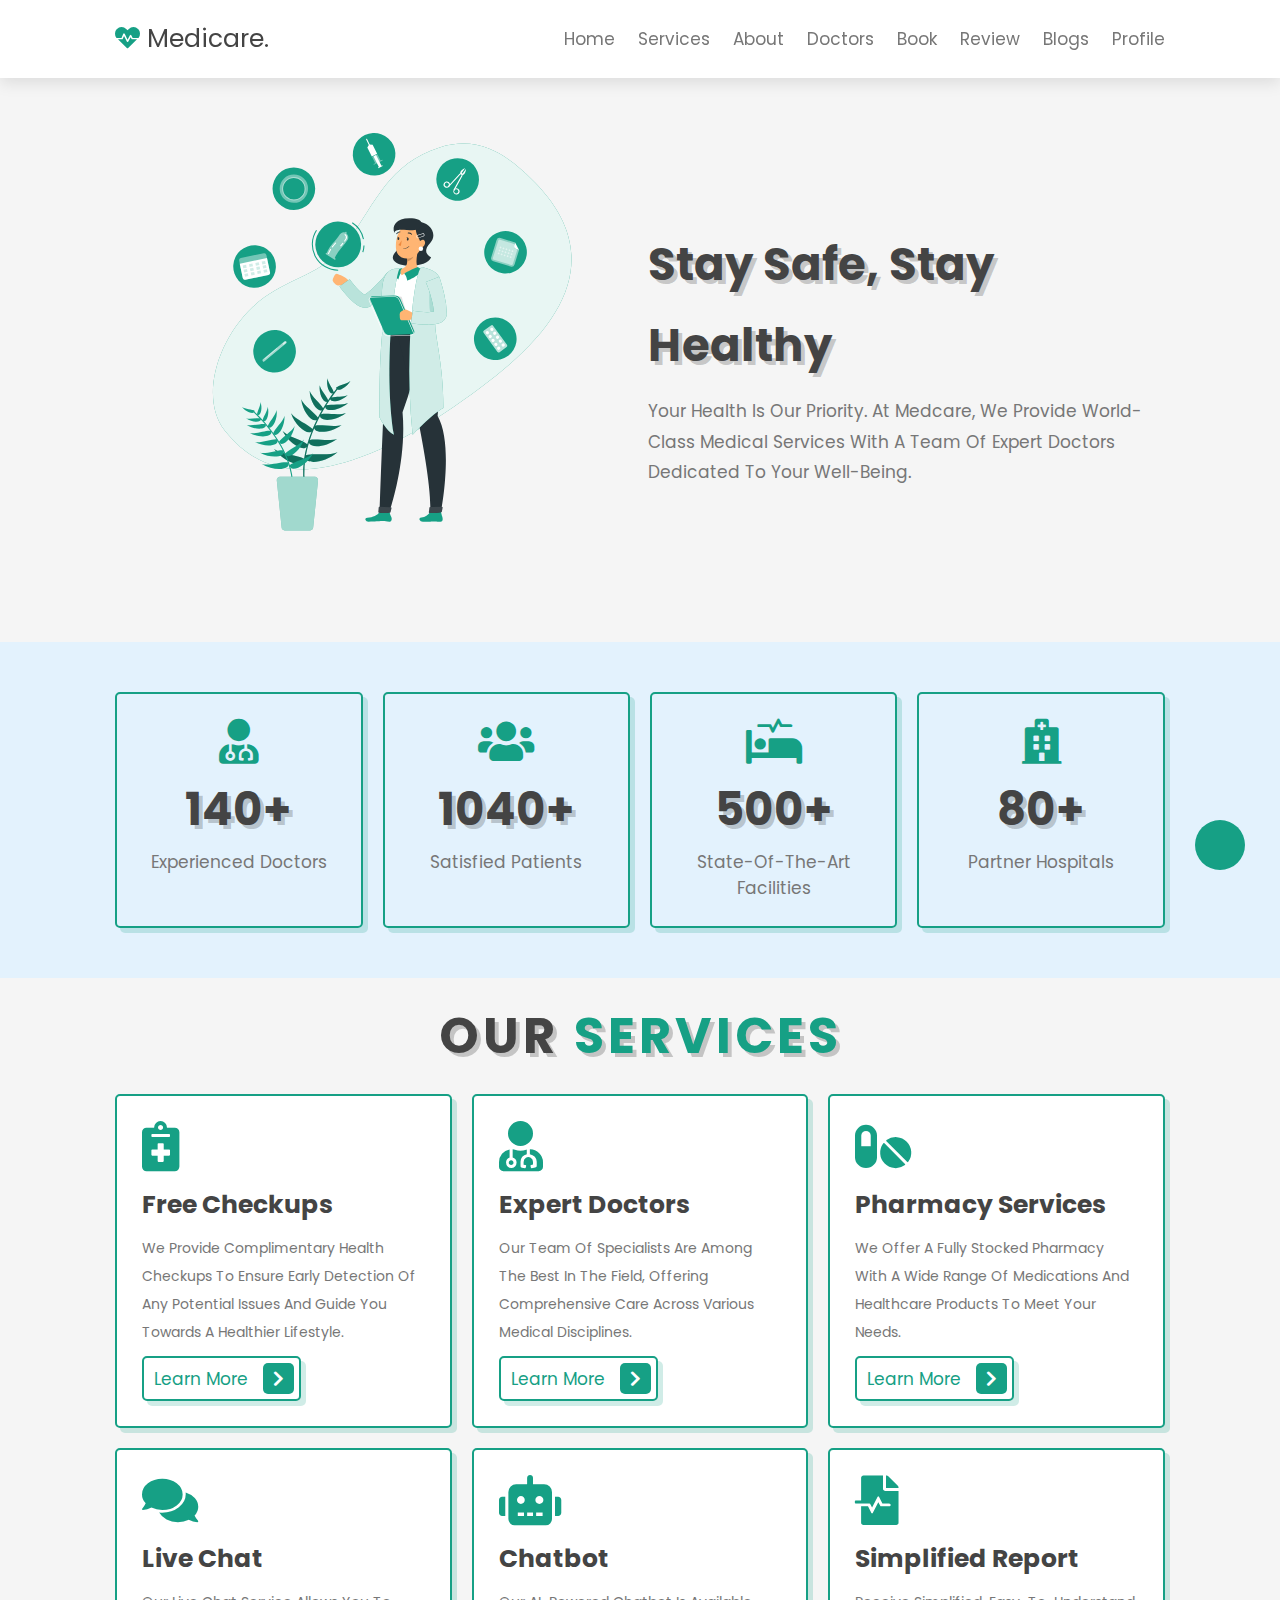
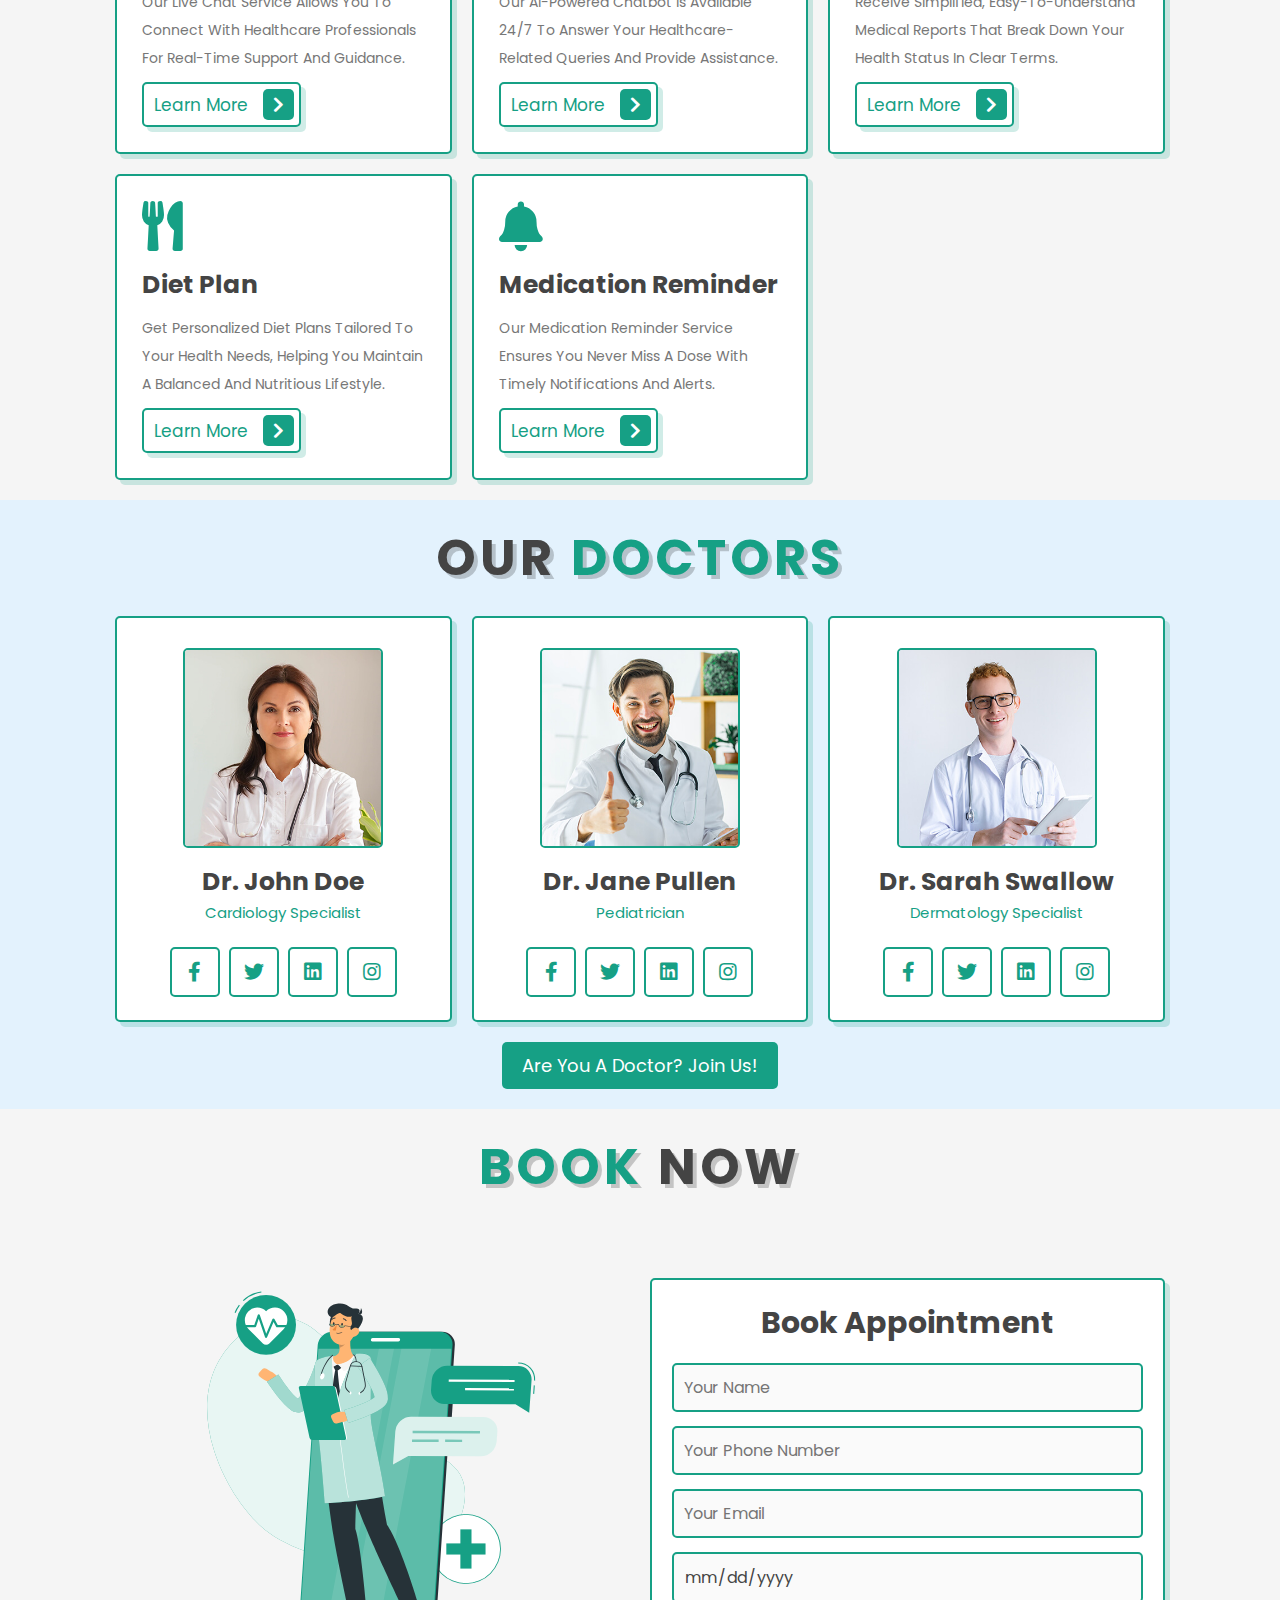
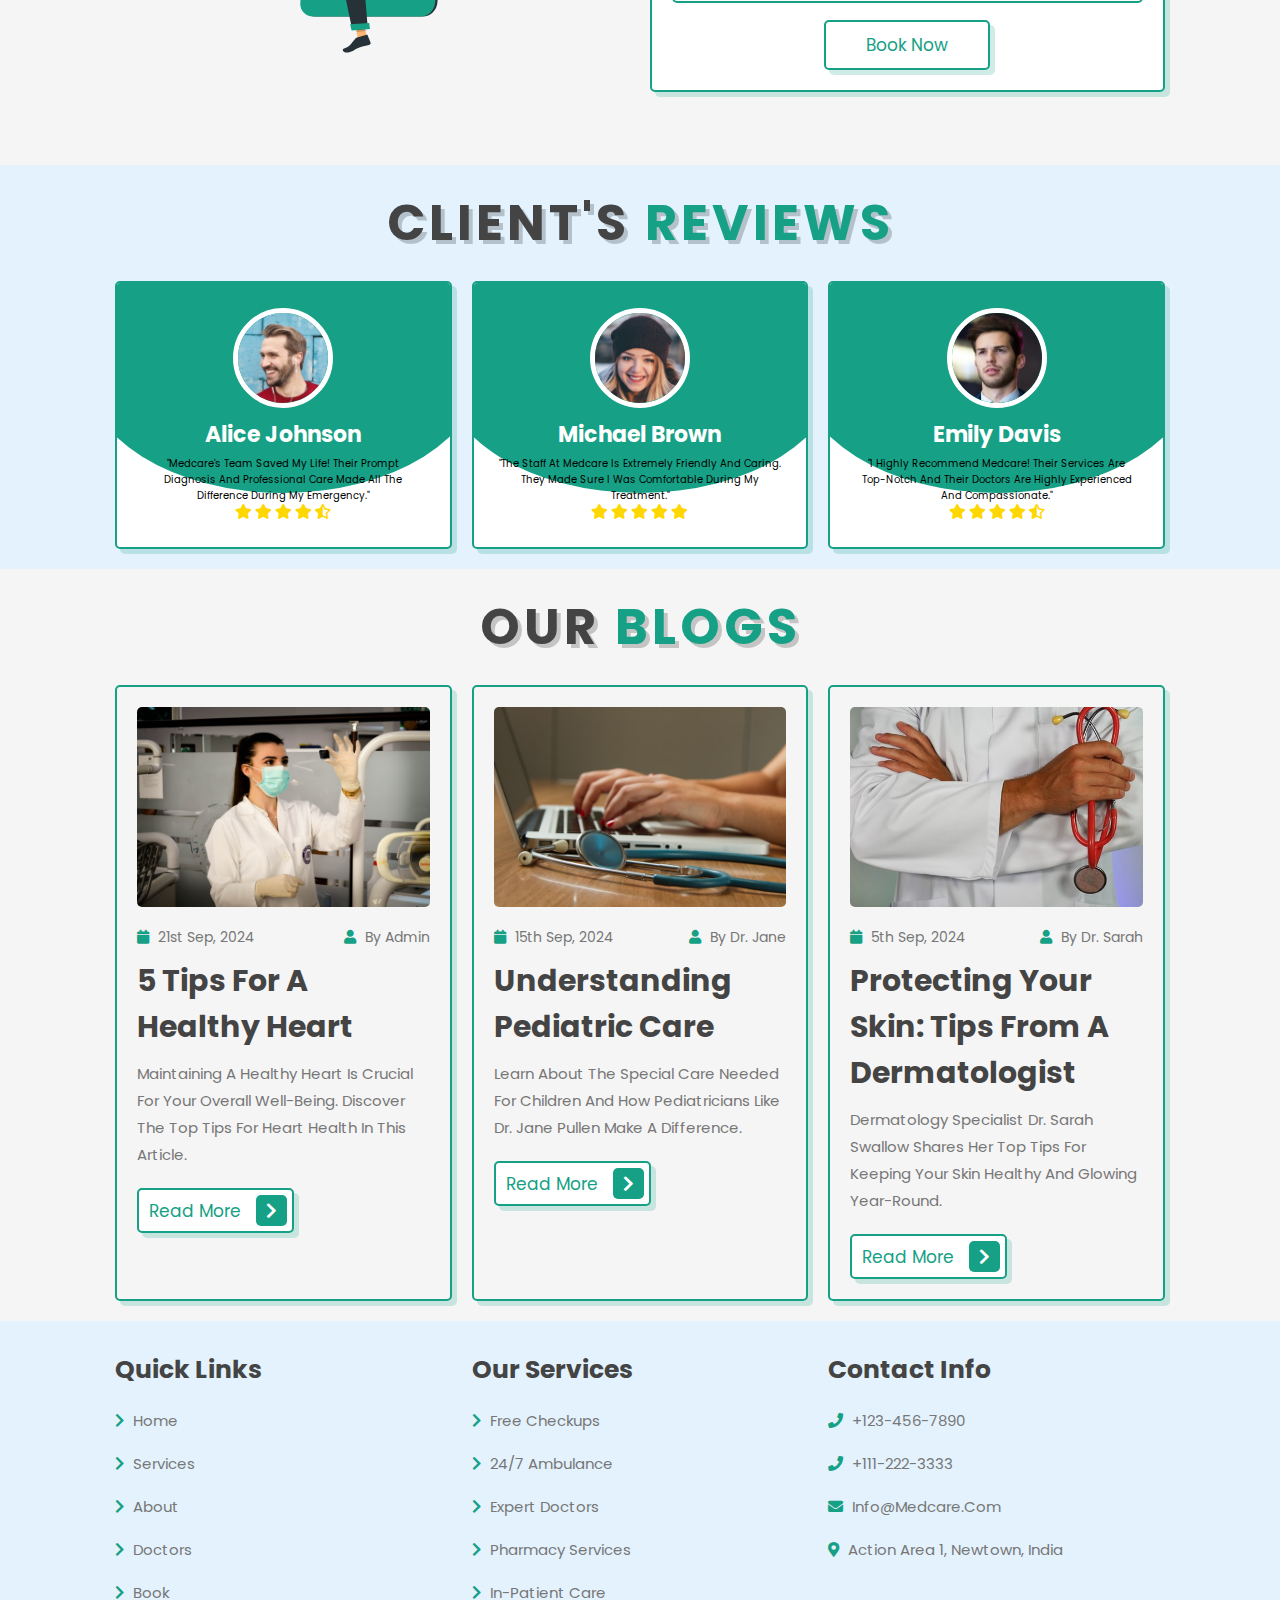
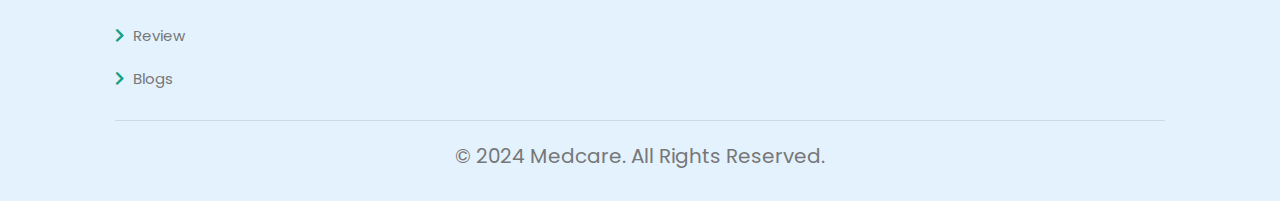
<file: medical website/patientHomepage.html>
<!DOCTYPE html>
<html lang="en">
<head>
    <meta charset="UTF-8">
    <meta http-equiv="X-UA-Compatible" content="IE=edge">
    <meta name="viewport" content="width=device-width, initial-scale=1.0">
    <title>Medicare | Medical Website</title> 
    <!-- Page Icon -->
    <link rel="shortcut icon" href="image/heartbeat-solid.svg" type="image/x-icon">   
    <!-- font-awesome -->
    <link rel="stylesheet" href="https://cdnjs.cloudflare.com/ajax/libs/font-awesome/5.15.4/css/all.min.css"/>
    <!-- Custom Css File Link -->
    <link rel="stylesheet" href="./css/style.css">
    <link rel="stylesheet" href="./css/bot.css">
</head>
<body>
    <!-- Header Section Starts -->
    <div class="header">
        <a href="#" class="logo"><i class="fas fa-heartbeat"></i> medicare.</a>
        <nav class="navbar">
            <a href="#home">home</a>
            <a href="#services">services</a>
            <a href="#about">about</a>
            <a href="#doctors">doctors</a>
            <a href="#book">book</a>
            <a href="#review">review</a>
            <a href="#blogs">blogs</a>
            <a href="profile.html">Profile</a>
        </nav>
        <div id="menu-btn" class="fas fa-bars"></div>
    </div>
    <!-- Header Section End -->

    <!-- Home Section starts -->
    <section class="home" id="home">
        <div class="image">
            <img src="./image/home-img.svg" alt="home-img.svg">
        </div>
        <div class="content">
            <h3>Stay Safe, Stay Healthy</h3>
            <p>Your health is our priority. At Medcare, we provide world-class medical services with a team of expert doctors dedicated to your well-being.</p>
            </a>
        </div>
    </section>
    <!-- Home Section End -->


    <!-- Icons section starts  -->
    <section class="icons-container">
        <div class="icons">
            <i class="fas fa-user-md"></i>
            <h3>140+</h3>
            <p>Experienced doctors</p>
        </div>
        <div class="icons">
            <i class="fas fa-users"></i>
            <h3>1040+</h3>
            <p>Satisfied patients</p>
        </div>
        <div class="icons">
            <i class="fas fa-procedures"></i>
            <h3>500+</h3>
            <p>State-of-the-art facilities</p>
        </div>
        <div class="icons">
            <i class="fas fa-hospital"></i>
            <h3>80+</h3>
            <p>Partner hospitals</p>
        </div>
    </section>
    <!-- Icons section End  -->

        <!-- Service section Starts  -->
        <section class="services" id="services">
            <h1 class="heading">Our <span>Services</span></h1>
            <div class="box-container">
                <div class="box">
                    <i class="fas fa-notes-medical"></i>
                    <h3>Free Checkups</h3>
                    <p>We provide complimentary health checkups to ensure early detection of any potential issues and guide you towards a healthier lifestyle.</p>
                    <a href="#" class="btn">Learn more <span class="fas fa-chevron-right"></span></a>
                </div>
                <div class="box">
                    <i class="fas fa-user-md"></i>
                    <h3>Expert Doctors</h3>
                    <p>Our team of specialists are among the best in the field, offering comprehensive care across various medical disciplines.</p>
                    <a href="#" class="btn">Learn more <span class="fas fa-chevron-right"></span></a>
                </div>
                <div class="box">
                    <i class="fas fa-pills"></i>
                    <h3>Pharmacy Services</h3>
                    <p>We offer a fully stocked pharmacy with a wide range of medications and healthcare products to meet your needs.</p>
                    <a href="#" class="btn">Learn more <span class="fas fa-chevron-right"></span></a>
                </div>
                <div class="box">
                    <i class="fas fa-comments"></i>
                    <h3>Live Chat</h3>
                    <p>Our live chat service allows you to connect with healthcare professionals for real-time support and guidance.</p>
                    <a href="#" class="btn">Learn more <span class="fas fa-chevron-right"></span></a>
                </div>
                <div class="box">
                    <i class="fas fa-robot"></i>
                    <h3>Chatbot</h3>
                    <p>Our AI-powered chatbot is available 24/7 to answer your healthcare-related queries and provide assistance.</p>
                    <a href="#" class="btn">Learn more <span class="fas fa-chevron-right"></span></a>
                </div>
                <div class="box">
                    <i class="fas fa-file-medical-alt"></i>
                    <h3>Simplified Report</h3>
                    <p>Receive simplified, easy-to-understand medical reports that break down your health status in clear terms.</p>
                    <a href="#" class="btn">Learn more <span class="fas fa-chevron-right"></span></a>
                </div>
                <div class="box">
                    <i class="fas fa-utensils"></i>
                    <h3>Diet Plan</h3>
                    <p>Get personalized diet plans tailored to your health needs, helping you maintain a balanced and nutritious lifestyle.</p>
                    <a href="#" class="btn">Learn more <span class="fas fa-chevron-right"></span></a>
                </div>
                <div class="box">
                    <i class="fas fa-bell"></i>
                    <h3>Medication Reminder</h3>
                    <p>Our medication reminder service ensures you never miss a dose with timely notifications and alerts.</p>
                    <a href="#" class="btn">Learn more <span class="fas fa-chevron-right"></span></a>
                </div>
            </div>
        </section>
        <!-- Service section End -->

    <!-- Doctors section Starts  -->
    <section class="doctors" id="doctors">
        <h1  class="heading">Our <span>Doctors</span></h1>
        <div class="box-container">
            <div class="box">
                <img src="./image/doc-1.jpg" alt="">
                <h3>Dr. John Doe</h3>
                <span>Cardiology Specialist</span>
                <div class="share">
                    <a href="#" class="fab fa-facebook-f"></a>
                    <a href="#" class="fab fa-twitter"></a>
                    <a href="#" class="fab fa-linkedin"></a>
                    <a href="#" class="fab fa-instagram"></a>
                </div>
            </div>
            <div class="box">
                <img src="./image/doc-2.jpg" alt="">
                <h3>Dr. Jane Pullen</h3>
                <span>Pediatrician</span>
                <div class="share">
                    <a href="#" class="fab fa-facebook-f"></a>
                    <a href="#" class="fab fa-twitter"></a>
                    <a href="#" class="fab fa-linkedin"></a>
                    <a href="#" class="fab fa-instagram"></a>
                </div>
            </div>
            <div class="box">
                <img src="./image/doc-3.jpg" alt="">
                <h3>Dr. Sarah Swallow</h3>
                <span>Dermatology Specialist</span>
                <div class="share">
                    <a href="#" class="fab fa-facebook-f"></a>
                    <a href="#" class="fab fa-twitter"></a>
                    <a href="#" class="fab fa-linkedin"></a>
                    <a href="#" class="fab fa-instagram"></a>
                </div>
            </div>
            <!-- Add more doctors here -->
        </div>
        <div class="join-us-container">
            <a href="signup.html" class="join-us-btn">Are you a doctor? Join us!</a>
        </div>
    </section>
    <!-- Doctors section Ends  -->

     <!-- Book section Starts  -->
     <section class="book" id="book">
        <h1 class="heading"><span>Book</span> Now</h1>
        <div class="row">
            <div class="image">
                <img src="./image/book-img.svg" alt="">
            </div>
            <form id="bookForm" action="login.html">
                <h3>Book Appointment</h3>
                <input type="text" placeholder="Your Name" class="box" title="Please log in to book an appointment" disabled>
                <input type="number" placeholder="Your Phone Number" class="box" title="Please log in to book an appointment" disabled>
                <input type="email" placeholder="Your Email" class="box" title="Please log in to book an appointment" disabled>
                <input type="date" class="box" title="Please log in to book an appointment" disabled>
                
                <a href="signup.html" class="btn" id="book-now-btn">
                    Book Now <span class="tooltip-text">Click here to Book</span>
                </a>
            </form>
        </div>
    </section>
    
    <!-- Book section End  -->

    <!-- Review section Starts  -->
    <section class="review" id="review">
        <h1 class="heading">Client's <span>Reviews</span></h1>
        <div class="box-container">
            <div class="box">
                <img src="./image/pic-1.png" alt="">
                <h3>Alice Johnson</h3>
                <p>"Medcare's team saved my life! Their prompt diagnosis and professional care made all the difference during my emergency."</p>
                <div class="stars">
                    <i class="fas fa-star"></i>
                    <i class="fas fa-star"></i>
                    <i class="fas fa-star"></i>
                    <i class="fas fa-star"></i>
                    <i class="fas fa-star-half-alt"></i>
                </div>
            </div>
            <div class="box">
                <img src="./image/pic-2.png" alt="">
                <h3>Michael Brown</h3>
                <p>"The staff at Medcare is extremely friendly and caring. They made sure I was comfortable during my treatment."</p>
                <div class="stars">
                    <i class="fas fa-star"></i>
                    <i class="fas fa-star"></i>
                    <i class="fas fa-star"></i>
                    <i class="fas fa-star"></i>
                    <i class="fas fa-star"></i>
                </div>
            </div>
            <div class="box">
                <img src="./image/pic-3.png" alt="">
                <h3>Emily Davis</h3>
                <p>"I highly recommend Medcare! Their services are top-notch and their doctors are highly experienced and compassionate."</p>
                <div class="stars">
                    <i class="fas fa-star"></i>
                    <i class="fas fa-star"></i>
                    <i class="fas fa-star"></i>
                    <i class="fas fa-star"></i>
                    <i class="fas fa-star-half-alt"></i>
                </div>
            </div>
        </div>
    </section>
    <!-- Review section End  -->

    <!-- Blog section Starts  -->
    <section class="blogs" id="blogs">
        <h1 class="heading">Our <span>Blogs</span></h1>
        <div class="box-container">
            <div class="box">
                <div class="image">
                    <img src="./image/blog-1.jpg" alt="">
                </div>
                <div class="content">
                    <div class="icon">
                        <a href="#"> <i class="fas fa-calendar"></i> 21st Sep, 2024</a>
                        <a href="#"> <i class="fas fa-user"></i> By Admin</a>
                    </div>
                    <h3>5 Tips for a Healthy Heart</h3>
                    <p>Maintaining a healthy heart is crucial for your overall well-being. Discover the top tips for heart health in this article.</p>
                    <a href="#" class="btn">Read more <span class="fas fa-chevron-right"></span> </a>
                </div>
            </div>
            <div class="box">
                <div class="image">
                    <img src="./image/blog-2.jpg" alt="">
                </div>
                <div class="content">
                    <div class="icon">
                        <a href="#"> <i class="fas fa-calendar"></i> 15th Sep, 2024</a>
                        <a href="#"> <i class="fas fa-user"></i> By Dr. Jane</a>
                    </div>
                    <h3>Understanding Pediatric Care</h3>
                    <p>Learn about the special care needed for children and how pediatricians like Dr. Jane Pullen make a difference.</p>
                    <a href="#" class="btn">Read more <span class="fas fa-chevron-right"></span> </a>
                </div>
            </div>
            <div class="box">
                <div class="image">
                    <img src="./image/blog-3.jpg" alt="">
                </div>
                <div class="content">
                    <div class="icon">
                        <a href="#"> <i class="fas fa-calendar"></i> 5th Sep, 2024</a>
                        <a href="#"> <i class="fas fa-user"></i> By Dr. Sarah</a>
                    </div>
                    <h3>Protecting Your Skin: Tips from a Dermatologist</h3>
                    <p>Dermatology specialist Dr. Sarah Swallow shares her top tips for keeping your skin healthy and glowing year-round.</p>
                    <a href="#" class="btn">Read more <span class="fas fa-chevron-right"></span> </a>
                </div>
            </div>
        </div>
    </section>
    <!-- Blog section End  -->

    <!-- Footer section starts -->
    <section class="footer">
        <div class="box-container">
            <div class="box">
                <h3>Quick Links</h3>
                <a href="#"> <i class="fas fa-chevron-right"></i> Home</a>
                <a href="#"> <i class="fas fa-chevron-right"></i> Services</a>
                <a href="#"> <i class="fas fa-chevron-right"></i> About</a>
                <a href="#"> <i class="fas fa-chevron-right"></i> Doctors</a>
                <a href="#"> <i class="fas fa-chevron-right"></i> Book</a>
                <a href="#"> <i class="fas fa-chevron-right"></i> Review</a>
                <a href="#"> <i class="fas fa-chevron-right"></i> Blogs</a>
            </div>
            <div class="box">
                <h3>Our Services</h3>
                <a href="#"> <i class="fas fa-chevron-right"></i> Free Checkups</a>
                <a href="#"> <i class="fas fa-chevron-right"></i> 24/7 Ambulance</a>
                <a href="#"> <i class="fas fa-chevron-right"></i> Expert Doctors</a>
                <a href="#"> <i class="fas fa-chevron-right"></i> Pharmacy Services</a>
                <a href="#"> <i class="fas fa-chevron-right"></i> In-Patient Care</a>
            </div>
            <div class="box">
                <h3>Contact Info</h3>
                <a href="#"> <i class="fas fa-phone"></i> +123-456-7890</a>
                <a href="#"> <i class="fas fa-phone"></i> +111-222-3333</a>
                <a href="#"> <i class="fas fa-envelope"></i> info@medcare.com</a>
                <a href="#"> <i class="fas fa-map-marker-alt"></i> Action Area 1, Newtown, India </a>
            </div>
        </div>
        <div class="credit"> © 2024 Medcare. All Rights Reserved.</div>
    </section>
    <!-- Chatbot Section Start -->
    
</head>
<body>

    <div class="chatbot-toggler" id="chatbotToggler">
        <span>🤖</span> <!-- Bot icon -->
    </div>

    <div class="chatbot" id="chatbot">
        <header>
            <h2>Chatbot</h2>
        </header>
        <div class="chatbox">
            <!-- Chatbox content here -->
            <ul class="chat">
                <!-- Messages will go here -->
            </ul>
        </div>
        <div class="chat-input">
            <textarea placeholder="Type a message..."></textarea>
            <span>&#10148;</span>
        </div>
    </div>

    <script>
        // JavaScript to toggle chatbot visibility
        const chatbotToggler = document.getElementById('chatbotToggler');
        const chatbot = document.getElementById('chatbot');
        const body = document.body;

        chatbotToggler.addEventListener('click', () => {
            body.classList.toggle('show-chatbot');
        });
    </script>

   
<!-- Chatbot Section End -->
    <script src="./js/script.js"></script>
   <!-- Footer section End -->
</body>
</html>
</file>
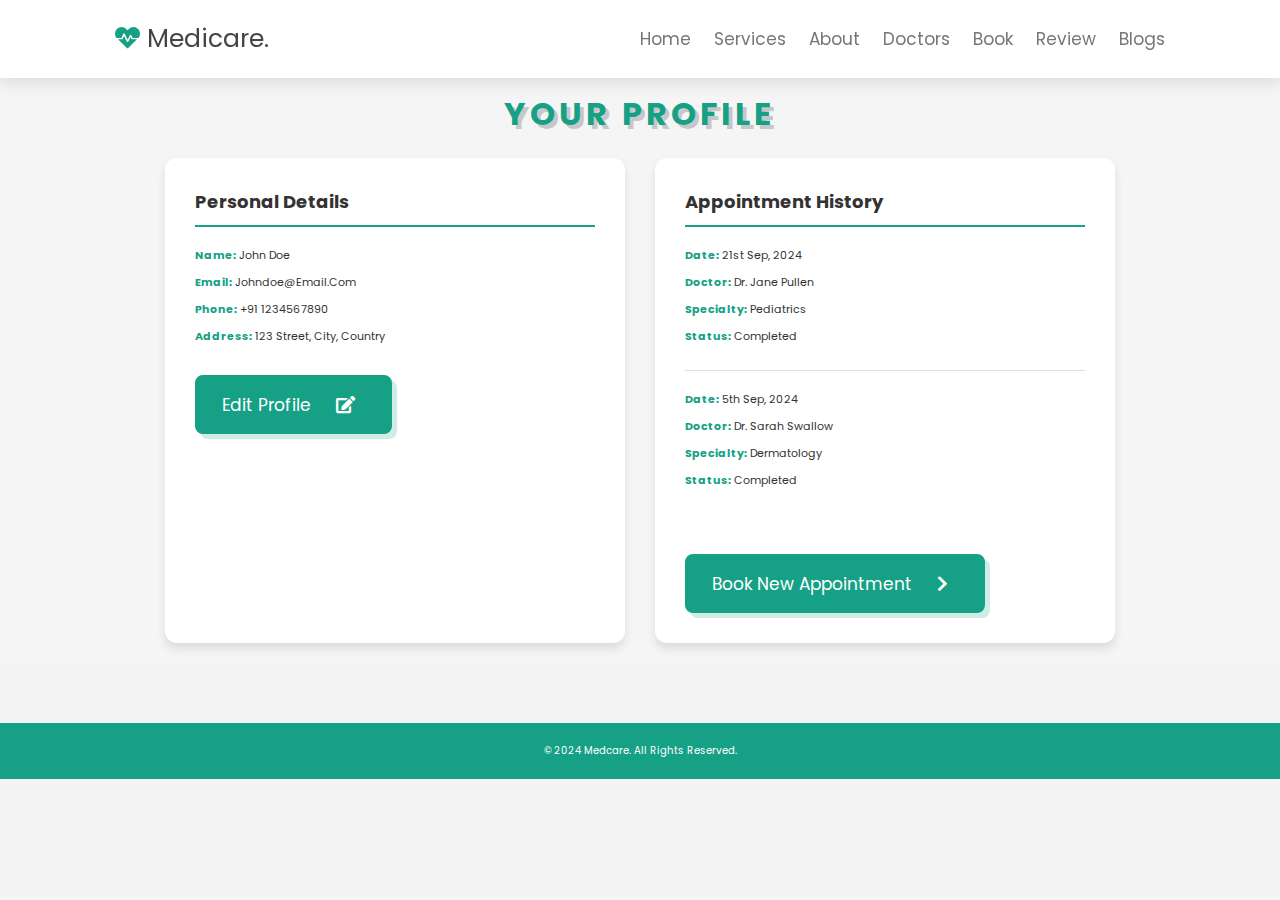
<file: medical website/profile.html>
<!DOCTYPE html>
<html lang="en">
<head>
    <meta charset="UTF-8">
    <meta http-equiv="X-UA-Compatible" content="IE=edge">
    <meta name="viewport" content="width=device-width, initial-scale=1.0">
    <title>Medicare | Profile</title>
    
    <!-- Page Icon -->
    <link rel="stylesheet" href="./css/style.css">
    <link rel="shortcut icon" href="image/heartbeat-solid.svg" type="image/x-icon">
    <!-- font-awesome -->
    <link rel="stylesheet" href="https://cdnjs.cloudflare.com/ajax/libs/font-awesome/5.15.4/css/all.min.css"/>
    
    <!-- Google Fonts for better typography -->
    <link href="https://fonts.googleapis.com/css2?family=Poppins:wght@400;600&display=swap" rel="stylesheet">
    
    <style>
        /* Resetting Default Styles */
        * {
            margin: 0;
            padding: 0;
            box-sizing: border-box;
        }

        body {
            font-family: 'Poppins', sans-serif;
            background-color: #f4f4f4;
            color: #333;
        }

        /* Profile Section */
        .profile {
            margin-top: 40px;
        }

        .heading {
            text-align: center;
            font-size: 3.2rem;
            color: #16a085;
            margin-bottom: 0px;
            margin-top: 30px;
        }

        .profile-container {
            display: flex;
            justify-content: space-around;
            flex-wrap: wrap;
            margin: 0 50px;
            gap: 30px;
        }

        .profile-info, .profile-history {
            background-color: #fff;
            padding: 30px;
            border-radius: 12px;
            box-shadow: 0 6px 10px rgba(0, 0, 0, 0.1);
            width: 45%;
            flex: 1 1 45%;
            transition: transform 0.3s;
        }

        .profile-info:hover, .profile-history:hover {
            transform: translateY(-5px);
        }

        .profile-info h2, .profile-history h2 {
            font-size: 1.8rem;
            color: #333;
            margin-bottom: 20px;
            border-bottom: 2px solid #16a085;
            padding-bottom: 10px;
        }

        .details p, .appointment-list li p {
            font-size: 1.1rem;
            margin-bottom: 10px;
        }

        .details p strong, .appointment-list li p strong {
            color: #16a085;
        }

        .appointment-list li {
            list-style: none;
            margin-bottom: 20px;
            padding-bottom: 15px;
            border-bottom: 1px solid #ddd;
        }

        .appointment-list li:last-child {
            border-bottom: none;
        }

        .btn {
            display: inline-block;
            padding: 12px 25px;
            background-color: #16a085;
            color: white;
            text-decoration: none;
            border-radius: 8px;
            transition: background-color 0.3s ease;
            margin-top: 20px;
        }

        .btn:hover {
            background-color: #13866e;
        }

        .fas.fa-chevron-right {
            margin-left: 8px;
        }

        /* Footer */
        footer {
            background-color: #16a085;
            color: white;
            text-align: center;
            padding: 20px 0;
            margin-top: 60px;
        }

        /* Mobile Responsiveness */
        @media (max-width: 768px) {
            .profile-container {
                flex-direction: column;
                align-items: center;
                margin: 0 20px;
            }

            .profile-info, .profile-history {
                width: 100%;
            }
        }
    </style>
</head>
<body>
    <!-- Header Section Starts -->
    <div class="header">
        <a href="#" class="logo"><i class="fas fa-heartbeat"></i> medicare.</a>
        <nav class="navbar">
            <a href="index.html">home</a>
            <a href="index.html#services">services</a>
            <a href="index.html#about">about</a>
            <a href="index.html#doctors">doctors</a>
            <a href="index.html#book">book</a>
            <a href="index.html#review">review</a>
            <a href="index.html#blogs">blogs</a>
            
        </nav>
        <div id="menu-btn" class="fas fa-bars"></div>
    </div>
    <!-- Header Section End -->

    <!-- Profile Section Starts -->
    <section class="profile">
        <h1 class="heading">Your <span>Profile</span></h1>
        <div class="profile-container">
            <div class="profile-info">
                <h2>Personal Details</h2>
                <div class="details">
                    <p><strong>Name:</strong> John Doe</p>
                    <p><strong>Email:</strong> johndoe@email.com</p>
                    <p><strong>Phone:</strong> +91 1234567890</p>
                    <p><strong>Address:</strong> 123 Street, City, Country</p>
                </div>
                <a href="#" class="btn edit-profile-btn">Edit Profile <span class="fas fa-edit"></span></a>
            </div>
            <div class="profile-history">
                <h2>Appointment History</h2>
                <ul class="appointment-list">
                    <li>
                        <p><strong>Date:</strong> 21st Sep, 2024</p>
                        <p><strong>Doctor:</strong> Dr. Jane Pullen</p>
                        <p><strong>Specialty:</strong> Pediatrics</p>
                        <p><strong>Status:</strong> Completed</p>
                    </li>
                    <li>
                        <p><strong>Date:</strong> 5th Sep, 2024</p>
                        <p><strong>Doctor:</strong> Dr. Sarah Swallow</p>
                        <p><strong>Specialty:</strong> Dermatology</p>
                        <p><strong>Status:</strong> Completed</p>
                    </li>
                </ul>
                <a href="index.html#book" class="btn">Book New Appointment <span class="fas fa-chevron-right"></span></a>
            </div>
        </div>
    </section>
    <!-- Profile Section Ends -->

    <!-- Footer Section Starts -->
    <footer>
        <p>© 2024 Medcare. All Rights Reserved.</p>
    </footer>
    <!-- Footer Section Ends -->

    <!-- JavaScript for Interactive Functionality -->
    <script>
        // Toggle mobile menu
        document.getElementById('menu-btn').onclick = function() {
            document.querySelector('.navbar').classList.toggle('active');
        }

        // Edit Profile Button Alert
        document.querySelector('.edit-profile-btn').addEventListener('click', function(e) {
            e.preventDefault();
            alert('Edit profile feature coming soon!');
        });
    </script>
</body>
</html>
</file>
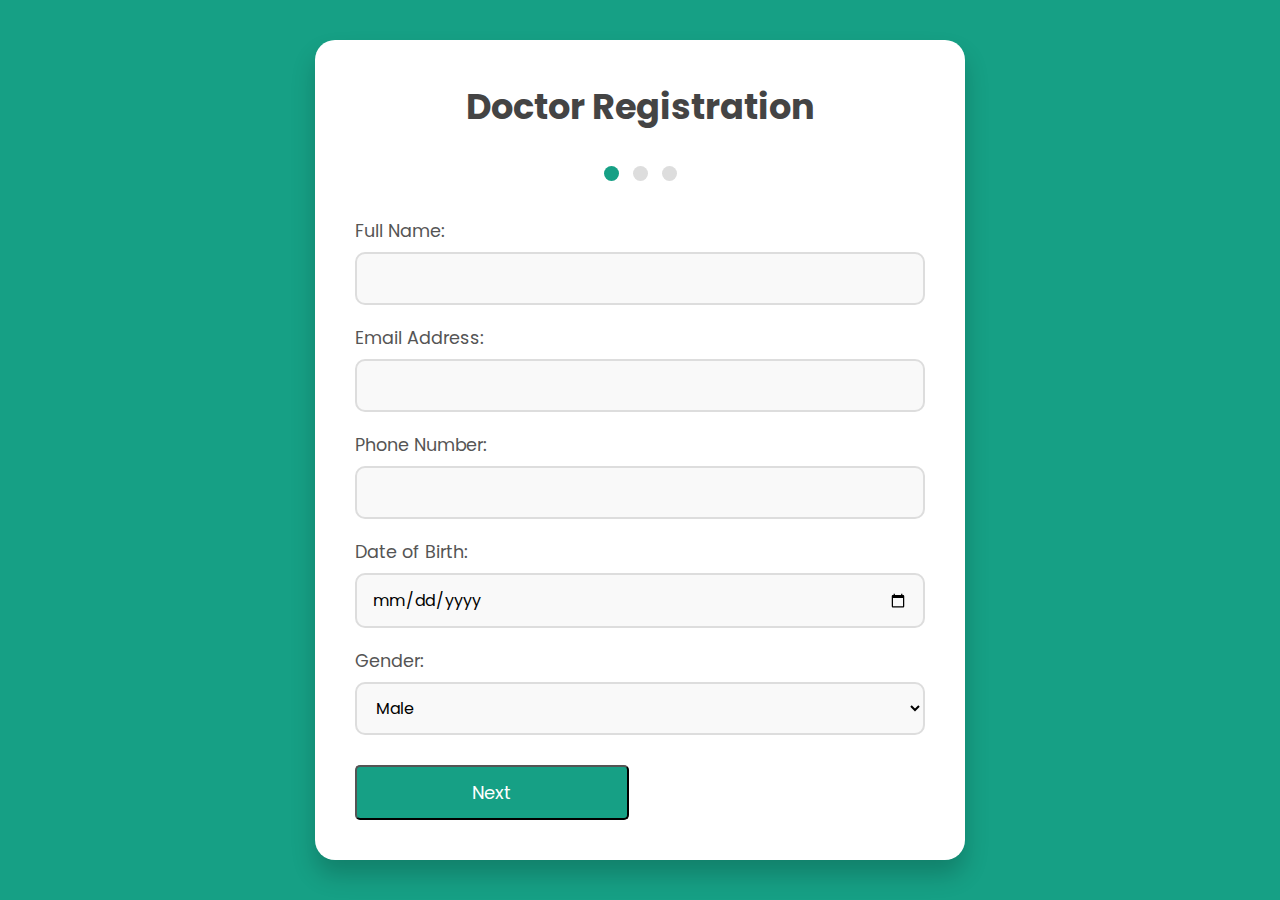
<file: medical website/registrationDoctor.html>
<!DOCTYPE html>
<html lang="en">
<head>
    <meta charset="UTF-8">
    <meta name="viewport" content="width=device-width, initial-scale=1.0">
    <title>Doctor Registration</title>
    <link href="https://fonts.googleapis.com/css2?family=Poppins:wght@300;400;500;600&display=swap" rel="stylesheet">
    <style>
        * {
            margin: 0;
            padding: 0;
            box-sizing: border-box;
            font-family: 'Poppins', sans-serif;
        }

        body {
            background: #16a085;
            display: flex;
            justify-content: center;
            align-items: center;
            height: 100vh;
            padding: 0 20px;
        }

        .form-container {
            background-color: white;
            padding: 40px;
            border-radius: 20px;
            box-shadow: 0 15px 25px rgba(0, 0, 0, 0.2);
            width: 650px; /* Fixed width */
            max-width: 100%; /* Responsive */
            transition: transform 0.3s ease-in-out;
        }

        h2 {
            text-align: center;
            font-size: 2.2rem;
            margin-bottom: 30px;
            color: #444;
        }

        .form-group {
            margin-bottom: 20px;
            position: relative;
        }

        .form-group label {
            font-size: 1.1rem;
            color: #555;
            display: block;
            margin-bottom: 8px;
        }

        .form-group input,
        .form-group select {
            width: 100%;
            padding: 12px 15px;
            border-radius: 10px;
            border: 2px solid #ddd;
            font-size: 1rem;
            background-color: #f9f9f9;
            transition: border-color 0.3s;
        }

        .form-group input:focus,
        .form-group select:focus {
            outline: none;
            border-color: #16a085;
            box-shadow: 0 0 8px #16a085;
        }

        .form-group input[type="file"] {
            padding: 0;
        }

        .nextBtn-container {
            text-align: center;
            margin-top: 20px; /* Adjust as needed */
        }

        .nextBtn {
            display: inline-block;
            padding: 10px 20px;
            background-color: #16a085; /* Green background */
            color: white;
            font-size: 18px;
            border-radius: 5px;
            text-decoration: none;
            transition: background-color 0.3s ease; /* Smooth transition */
        }

        .nextBtn:hover {
            background-color: black; /* Darker green on hover */
        }
        .prevBtn-container {
            text-align: center;
            margin-top: 20px; /* Adjust as needed */
        }

        .prevBtn {
            display: inline-block;
            padding: 10px 20px;
            background-color: #16a085; /* Green background */
            color: white;
            font-size: 18px;
            border-radius: 5px;
            text-decoration: none;
            transition: background-color 0.3s ease; /* Smooth transition */
        }

        .prevBtn:hover {
            background-color: black; /* Darker green on hover */
        }

        .step {
            display: none;
            opacity: 0;
            transform: translateX(100%);
            transition: opacity 0.6s ease, transform 0.6s ease;
        }

        .step.active {
            display: block;
            opacity: 1;
            transform: translateX(0);
        }

        .step.inactive {
            transform: translateX(-100%);
            opacity: 0;
        }

        .navigation-buttons {
            display: flex;
            justify-content: space-between;
            margin-top: 30px;
        }

        .navigation-buttons button {
            width: 48%;
            padding: 12px;
        }

        .step-indicators {
            text-align: center;
            margin-bottom: 30px;
        }

        .step-indicators span {
            display: inline-block;
            width: 15px;
            height: 15px;
            margin: 0 5px;
            background-color: #ddd;
            border-radius: 50%;
        }

        .step-indicators span.active {
            background-color: #16a085;
        }

        @media (max-width: 600px) {
            .form-container {
                padding: 20px;
            }

            h2 {
                font-size: 1.8rem;
            }
        }
    </style>
</head>
<body>

    <div class="form-container" id="registration-container">
        <h2>Doctor Registration</h2>

        <!-- Step Indicators -->
        <div class="step-indicators">
            <span class="active" id="indicator-1"></span>
            <span id="indicator-2"></span>
            <span id="indicator-3"></span>
        </div>

        <form id="doctor-registration-form">
            <!-- Step 1: Personal Information -->
            <div class="step active" id="step-1">
                <div class="form-group">
                    <label for="full-name">Full Name:</label>
                    <input type="text" id="full-name" name="full-name" required>
                </div>
                <div class="form-group">
                    <label for="email">Email Address:</label>
                    <input type="email" id="email" name="email" required>
                </div>
                <div class="form-group">
                    <label for="phone">Phone Number:</label>
                    <input type="tel" id="phone" name="phone" required>
                </div>
                <div class="form-group">
                    <label for="dob">Date of Birth:</label>
                    <input type="date" id="dob" name="dob" required>
                </div>
                <div class="form-group">
                    <label for="gender">Gender:</label>
                    <select id="gender" name="gender" required>
                        <option value="male">Male</option>
                        <option value="female">Female</option>
                        <option value="other">Other</option>
                    </select>
                </div>
            </div>

            <!-- Step 2: Professional Information -->
            <div class="step" id="step-2">
                <div class="form-group">
                    <label for="medical-license">Medical License Number:</label>
                    <input type="text" id="medical-license" name="medical-license" required>
                </div>
                <div class="form-group">
                    <label for="specialization">Specialization:</label>
                    <select id="specialization" name="specialization" required>
                        <option value="general">General Physician</option>
                        <option value="cardiology">Cardiology</option>
                        <option value="orthopedic">Orthopedic</option>
                        <option value="pediatrics">Pediatrics</option>
                        <option value="neurology">Neurology</option>
                    </select>
                </div>
                <div class="form-group">
                    <label for="experience">Years of Experience:</label>
                    <input type="number" id="experience" name="experience" min="0" required>
                </div>
                <div class="form-group">
                    <label for="hospital">Current Hospital/Clinic:</label>
                    <input type="text" id="hospital" name="hospital" required>
                </div>
            </div>

            <!-- Step 3: Verification & Documents -->
            <div class="step" id="step-3">
                <div class="form-group">
                    <label for="id-proof">Upload ID Proof (e.g., Aadhar, Passport):</label>
                    <input type="file" id="id-proof" name="id-proof" required>
                </div>
                <div class="form-group">
                    <label for="degree-proof">Upload Medical Degree Certificate:</label>
                    <input type="file" id="degree-proof" name="degree-proof" required>
                </div>
                <div class="form-group">
                    <label for="license-proof">Upload Medical License:</label>
                    <input type="file" id="license-proof" name="license-proof" required>
                </div>
            </div>

            <!-- Navigation Buttons -->
            <div class="navigation-buttons">
                <button type="button" id="prevBtn" class= "prevBtn" onclick="prevStep()">Previous</button>
                <button type="button" id="nextBtn" class= "nextBtn" onclick="nextStep()">Next</button>
            </div>
        </form>
    </div>

    <script>
        let currentStep = 0;
        const steps = document.querySelectorAll(".step");
        const prevBtn = document.getElementById("prevBtn");
        const nextBtn = document.getElementById("nextBtn");
        const indicators = document.querySelectorAll(".step-indicators span");

        // Show the first step
        showStep(currentStep);

        function showStep(step) {
            steps.forEach((stepDiv, index) => {
                stepDiv.classList.remove("active", "inactive");
                if (index === step) {
                    stepDiv.classList.add("active");
                } else if (index < step) {
                    stepDiv.classList.add("inactive");
                }
            });

            indicators.forEach((indicator, index) => {
                indicator.classList.toggle("active", index === step);
            });

            // Hide/show navigation buttons based on the step
            prevBtn.style.display = step === 0 ? "none" : "inline-block";
            nextBtn.innerHTML = step === steps.length - 1 ? "Submit" : "Next";
        }

        function nextStep() {
            if (currentStep < steps.length - 1) {
                currentStep++;
                showStep(currentStep);
            } else {
                // Form submission logic can be added here
                 window.location.href = "doctorHomepage.html"
                // Optionally, reset the form
                // document.getElementById("doctor-registration-form").reset();
                // currentStep = 0;
                // showStep(currentStep);
            }
        }

        function prevStep() {
            if (currentStep > 0) {
                currentStep--;
                showStep(currentStep);
            }
        }
    </script>
</body>
</html>
</file>
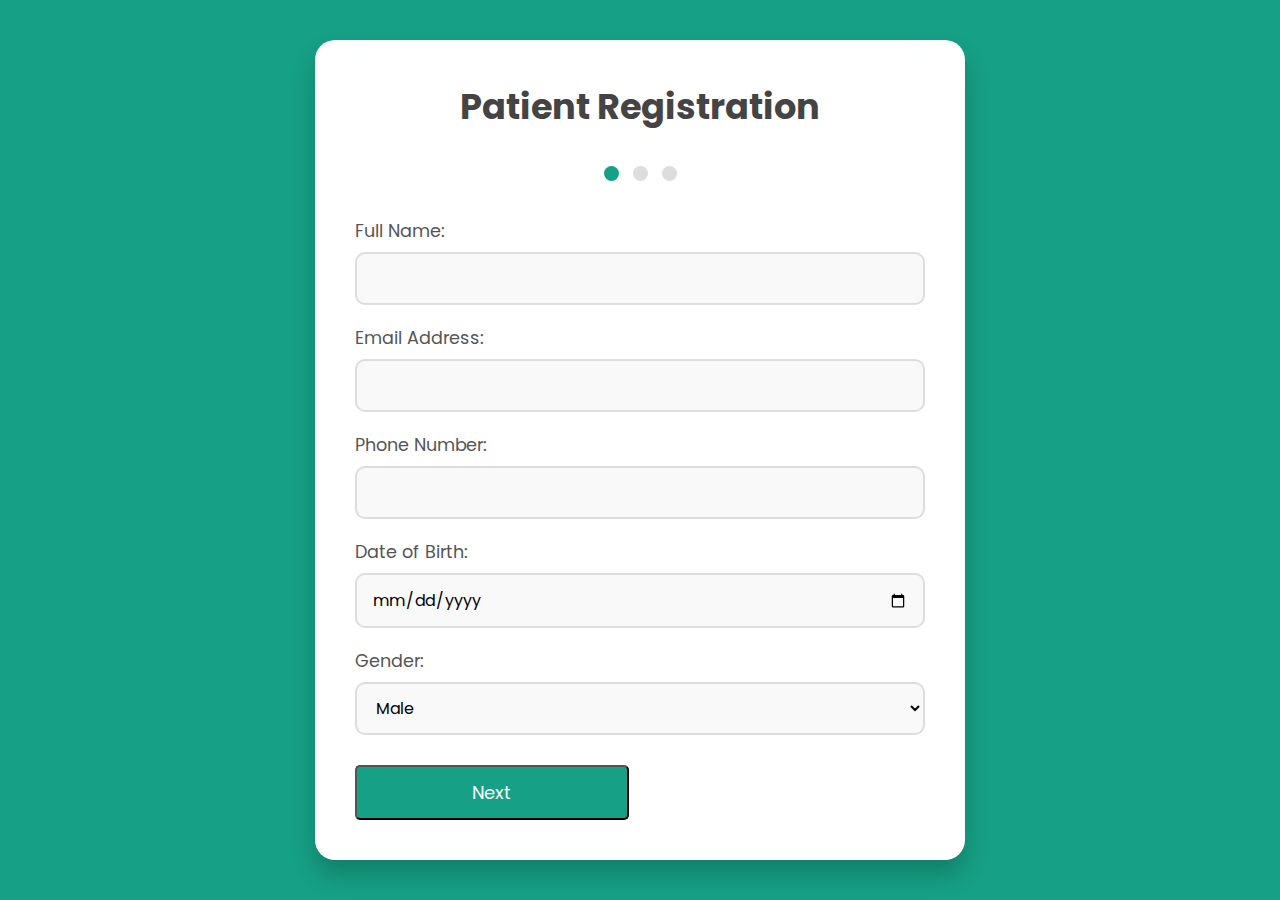
<file: medical website/registrationPatient.html>
<!DOCTYPE html>
<html lang="en">
<head>
    <meta charset="UTF-8">
    <meta name="viewport" content="width=device-width, initial-scale=1.0">
    <title>Patient Registration</title>
    <link href="https://fonts.googleapis.com/css2?family=Poppins:wght@300;400;500;600&display=swap" rel="stylesheet">
    <style>
        * {
            margin: 0;
            padding: 0;
            box-sizing: border-box;
            font-family: 'Poppins', sans-serif;
        }

        body {
            background: #16a085;
            display: flex;
            justify-content: center;
            align-items: center;
            height: 100vh;
            padding: 0 20px;
        }

        .form-container {
            background-color: white;
            padding: 40px;
            border-radius: 20px;
            box-shadow: 0 15px 25px rgba(0, 0, 0, 0.2);
            width: 650px; /* Fixed width */
            max-width: 100%; /* Responsive */
            transition: transform 0.3s ease-in-out;
        }

        h2 {
            text-align: center;
            font-size: 2.2rem;
            margin-bottom: 30px;
            color: #444;
        }

        .form-group {
            margin-bottom: 20px;
            position: relative;
        }

        .form-group label {
            font-size: 1.1rem;
            color: #555;
            display: block;
            margin-bottom: 8px;
        }

        .form-group input,
        .form-group select {
            width: 100%;
            padding: 12px 15px;
            border-radius: 10px;
            border: 2px solid #ddd;
            font-size: 1rem;
            background-color: #f9f9f9;
            transition: border-color 0.3s;
        }

        .form-group input:focus,
        .form-group select:focus {
            outline: none;
            border-color: #16a085;
            box-shadow: 0 0 8px #16a085;
        }

        .form-group input[type="file"] {
            padding: 0;
        }

        .nextBtn-container {
            text-align: center;
            margin-top: 20px; /* Adjust as needed */
        }

        .nextBtn {
            display: inline-block;
            padding: 10px 20px;
            background-color: #16a085; /* Green background */
            color: white;
            font-size: 18px;
            border-radius: 5px;
            text-decoration: none;
            transition: background-color 0.3s ease; /* Smooth transition */
        }

        .nextBtn:hover {
            background-color: black; /* Darker green on hover */
        }
        .prevBtn-container {
            text-align: center;
            margin-top: 20px; /* Adjust as needed */
        }

        .prevBtn {
            display: inline-block;
            padding: 10px 20px;
            background-color: #16a085; /* Green background */
            color: white;
            font-size: 18px;
            border-radius: 5px;
            text-decoration: none;
            transition: background-color 0.3s ease; /* Smooth transition */
        }

        .prevBtn:hover {
            background-color: black; /* Darker green on hover */
        }

        .step {
            display: none;
            opacity: 0;
            transform: translateX(100%);
            transition: opacity 0.6s ease, transform 0.6s ease;
        }

        .step.active {
            display: block;
            opacity: 1;
            transform: translateX(0);
        }

        .step.inactive {
            transform: translateX(-100%);
            opacity: 0;
        }

        .navigation-buttons {
            display: flex;
            justify-content: space-between;
            margin-top: 30px;
        }

        .navigation-buttons button {
            width: 48%;
            padding: 12px;
        }

        .step-indicators {
            text-align: center;
            margin-bottom: 30px;
        }

        .step-indicators span {
            display: inline-block;
            width: 15px;
            height: 15px;
            margin: 0 5px;
            background-color: #ddd;
            border-radius: 50%;
        }

        .step-indicators span.active {
            background-color: #16a085;
        }

        @media (max-width: 600px) {
            .form-container {
                padding: 20px;
            }

            h2 {
                font-size: 1.8rem;
            }
        }
    </style>
</head>
<body>

    <div class="form-container" id="registration-container">
        <h2>Patient Registration</h2>

        <!-- Step Indicators -->
        <div class="step-indicators">
            <span class="active" id="indicator-1"></span>
            <span id="indicator-2"></span>
            <span id="indicator-3"></span>
        </div>

        <form id="patient-registration-form">
            <!-- Step 1: Personal Information -->
            <div class="step active" id="step-1">
                <div class="form-group">
                    <label for="full-name">Full Name:</label>
                    <input type="text" id="full-name" name="full-name" required>
                </div>
                <div class="form-group">
                    <label for="email">Email Address:</label>
                    <input type="email" id="email" name="email" required>
                </div>
                <div class="form-group">
                    <label for="phone">Phone Number:</label>
                    <input type="tel" id="phone" name="phone" required>
                </div>
                <div class="form-group">
                    <label for="dob">Date of Birth:</label>
                    <input type="date" id="dob" name="dob" required>
                </div>
                <div class="form-group">
                    <label for="gender">Gender:</label>
                    <select id="gender" name="gender" required>
                        <option value="male">Male</option>
                        <option value="female">Female</option>
                        <option value="other">Other</option>
                    </select>
                </div>
            </div>

            <!-- Step 2: Medical History -->
            <div class="step" id="step-2">
                <div class="form-group">
                    <label for="allergies">Allergies:</label>
                    <input type="text" id="allergies" name="allergies">
                </div>
                <div class="form-group">
                    <label for="medications">Current Medications:</label>
                    <input type="text" id="medications" name="medications">
                </div>
                <div class="form-group">
                    <label for="medical-conditions">Pre-existing Medical Conditions:</label>
                    <input type="text" id="medical-conditions" name="medical-conditions">
                </div>
            </div>

            <!-- Step 3: Contact Information -->
            <div class="step" id="step-3">
                <div class="form-group">
                    <label for="emergency-contact">Emergency Contact Name:</label>
                    <input type="text" id="emergency-contact" name="emergency-contact" required>
                </div>
                <div class="form-group">
                    <label for="emergency-phone">Emergency Contact Phone:</label>
                    <input type="tel" id="emergency-phone" name="emergency-phone" required>
                </div>
            </div>

            <!-- Navigation Buttons -->
            <div class="navigation-buttons">
                <button type="button" id="prevBtn" class="prevBtn" onclick="prevStep()">Previous</button>
                <button type="button" id="nextBtn" class="nextBtn" onclick="nextStep()">Next</button>
            </div>
        </form>
    </div>

    <script>
        let currentStep = 0;
        const steps = document.querySelectorAll(".step");
        const prevBtn = document.getElementById("prevBtn");
        const nextBtn = document.getElementById("nextBtn");
        const indicators = document.querySelectorAll(".step-indicators span");

        // Show the first step
        showStep(currentStep);

        function showStep(step) {
            steps.forEach((stepDiv, index) => {
                stepDiv.classList.remove("active", "inactive");
                if (index === step) {
                    stepDiv.classList.add("active");
                } else if (index < step) {
                    stepDiv.classList.add("inactive");
                }
            });

            indicators.forEach((indicator, index) => {
                indicator.classList.toggle("active", index === step);
            });

            // Hide/show navigation buttons based on the step
            prevBtn.style.display = step === 0 ? "none" : "inline-block";
            nextBtn.innerHTML = step === steps.length - 1 ? "Submit" : "Next";
        }

        function nextStep() {
            if (currentStep < steps.length - 1) {
                currentStep++;
                showStep(currentStep);
            } else {
                // Form submission logic can be added here
                window.location.href = "patientHomepage.html";
                // Optionally, reset the form
                // document.getElementById("patient-registration-form").reset();
                // currentStep = 0;
                // showStep(currentStep);
            }
        }

        function prevStep() {
            if (currentStep > 0) {
                currentStep--;
                showStep(currentStep);
            }
        }
    </script>
</body>
</html>
</file>
<file: medical website/css/style.css>
@import url('https://fonts.googleapis.com/css2?family=Poppins:wght@100;200;300;400;500;600;700&display=swap');

:root{
    --green: #16a085; 
    --black: #444; 
    --light-color: #777; 
    --box-shadow:.5rem .5rem 0 rgba(22, 160, 133, .2);
    --text-shadow:.4rem .4rem 0 rgba(0, 0, 0, .2);
    --border: .2rem solid var(--green);
}

*{
    font-family: 'Poppins', sans-serif;
    margin: 0; padding: 0;
    box-sizing: border-box;
    outline: none; border: none;
    text-transform: capitalize;
    text-decoration: none;
    transition: all .2s ease-out;
}
html{
    font-size: 62.5%;
    overflow-x: hidden;
    scroll-padding-top: 7rem;
    scroll-behavior: smooth;
}
section{
    padding: 2rem 9%;
}
section:nth-child(even){
    background: #f5f5f5;
}
.heading{
    text-align: center;
    padding-bottom: 2rem;
    text-shadow: var(--text-shadow);
    text-transform: uppercase;
    color: var(--black);
    font-size: 5rem;
    letter-spacing: .4rem;
}.heading span{
    text-transform: uppercase;
    color: var(--green);
}
.btn {
    display: inline-block;
    margin-top: 1rem;
    padding: .5rem;
    padding-left: 1rem;
    border: var(--border);
    border-radius: .5rem;
    box-shadow: var(--box-shadow);
    color: var(--green);
    cursor: pointer;
    font-size: 1.7rem;
    background: #fff;
    position: relative; /* Necessary for positioning tooltip */
    text-decoration: none; /* Remove underline */
}

.btn span {
    padding: .7rem 1rem;
    border-radius: .5rem;
    background: var(--green);
    color: #fff;
    margin-left: .5rem;
}

.btn span.fas {
    margin-left: 10px; /* Add space between text and icon */
}

.tooltip-text {
    visibility: hidden;
    width: 180px; /* Adjust the width */
    background-color: #333; /* Dark background */
    color: #fff; /* White text */
    text-align: center;
    padding: 8px;
    border-radius: 5px;
    position: absolute;
    bottom: 125%; /* Position above the button */
    left: 50%;
    transform: translateX(-50%);
    opacity: 0;
    transition: opacity 0.3s ease;
    font-size: 14px; /* Adjust font size */
    z-index: 1; /* Ensure the tooltip appears above everything */
}

.tooltip-text::after {
    content: "";
    position: absolute;
    top: 100%; /* Arrow at the bottom */
    left: 50%;
    margin-left: -5px;
    border-width: 5px;
    border-style: solid;
    border-color: #333 transparent transparent transparent;
}

.btn:hover .tooltip-text {
    visibility: visible;
    opacity: 1; /* Fade in the tooltip */
    background: var(--green); /* Change tooltip background on hover */
    color: #fff;
}

.btn:hover {
    color: var(--green); /* Keep hover color consistent with the design */
    cursor: pointer;
}

.btn:hover span {
    background: #16a085; /* Hover effect on span (icon background) */
}

/* Header Section Starts */
.header{
    padding: 2rem 9%;
    position: fixed;
    top: 0; left: 0; right: 0;
    z-index: 1000;
    box-shadow: 0 .5rem 1.5rem rgba(0, 0, 0, .1);
    display: flex;
    align-items: center; 
    justify-content: space-between;
    background: #fff;
}
.header .logo{
    font-size: 2.5rem;
    color: var(--black);
}
.header .logo i{
    color: var(--green);
}
.header .navbar a{
    font-size: 1.7rem;
    color: var(--light-color);
    margin-left: 2rem;
}
.header .navbar a:hover{
    color: var(--green);
}
#menu-btn{
    font-size: 2.5rem;
    border-radius: .5rem;
    background: #eee;
    color:var(--green);
    padding: 1rem 1.5rem;
    cursor: pointer;
    display: none;
}
/* Header Section End */

/* Home Section starts */
.home{
    display: flex;
    align-items: center;
    flex-wrap: wrap;
    gap: 1.5rem;
    padding-top: 10rem;
}
.home .image{
    flex: 1 1 45rem;
}
.home .image img{
    width: 100%;
}
.home .content{
    flex: 1 1 45rem;
}
.home .content h3 {
    font-size: 4.5rem;
    /* font-weight: 700; */
    color: var(--black);
    line-height: 1.8;
    text-shadow: var(--text-shadow);
}
.home .content p{
    font-size:1.7rem;
    color: var(--light-color);
    line-height: 1.8;
    padding: 1rem 0;
}
/* Home Section End */

/* icons section starts */
.icons-container{
    display: grid;
    gap: 2rem;
    grid-template-columns: repeat(auto-fit, minmax(20rem, 1fr));
    padding-top: 5rem;
    padding-bottom: 5rem;
}
.icons-container .icons{
    border: var(--border);
    box-shadow: var(--box-shadow);
    border-radius: .5rem;
    text-align: center;
    padding: 2.5rem;
}
.icons-container .icons i{
    font-size: 4.5rem;
    color: var(--green);
    padding-bottom: .7rem;
}
.icons-container .icons h3{
    font-size: 4.5rem;
    color: var(--black);
    padding: .5rem 0;
    text-shadow: var(--text-shadow);
}
.icons-container .icons p{
    font-size: 1.7rem;
    color: var(--light-color);
    
}
/* icons section End */

/* Service section Starts */
.services .box-container{
    display: grid;
    grid-template-columns: repeat(auto-fit, minmax(27rem, 1fr));
    gap: 2rem;
}
.services .box-container .box{
    background: #fff;
    border-radius: .5rem;
    box-shadow: var(--box-shadow);
    border: var(--border);
    padding: 2.5rem;
}
.services .box-container .box i{
    color: var(--green);
    font-size: 5rem;
    padding-bottom: .5rem;
}
.services .box-container .box h3{
    color: var(--black);
    font-size: 2.5rem;
    padding: 1rem 0;
}
.services .box-container .box p{
    color: var(--light-color);
    font-size: 1.4rem;
    line-height: 2;
}
/* Service section End */

/* About section Start */
.about {
    position: relative;
    padding: 50px 20px; /* Adjust padding as needed */
}

.about .slider-container {
    position: relative;
}

.about .slider {
    display: flex;
    overflow: hidden;
    transition: transform 0.5s ease; /* Smooth transition for slide change */
}

.about .slide {
    flex: 1 0 100%; /* Each slide takes full width */
    display: none; /* Hide all slides by default */
    height: 570px; /* Set a fixed height for the slides */
    justify-content: center; /* Center content vertically */
    align-items: center; /* Center content vertically */
}

.about .slide.active {
    display: flex; /* Show active slide with flexbox */
}

.about .row {
    display: flex;
    align-items: center;
    flex-wrap: wrap;
    gap: 2rem;
    height: 100%; /* Ensure row takes full height of slide */
}

.about .row .image {
    flex: 1 1 45rem;
}

.about .row .image img {
    width: 100%;
    height: auto; /* Maintain aspect ratio */
}

.about .row .content {
    flex: 1 1 45rem;
}

.about .row .content h3 {
    color: var(--black);
    text-shadow: var(--text-shadow);
    font-size: 4rem;
    line-height: 1.8;
}

.about .row .content p {
    color: var(--light-color);
    padding: 1rem 0;
    font-size: 1.5rem;
    line-height: 1.8;
}

/* Slider controls */
.about .slider-controls {
    position: absolute;
    top: 50%;
    width: 100%;
    display: flex;
    justify-content: space-between;
    transform: translateY(-50%);
}

.about .slider-controls button {
    background: #16a085;
    color: white;
    border: none;
    padding: 10px 15px;
    cursor: pointer;
    font-size: 1.5rem;
    transition: background 0.3s;
}

.about .slider-controls button:hover {
    background: rgba(0, 0, 0, 0.8);
}

/* About section End */




/* Doctors section Starts */
.doctors .box-container{
    display: grid;
    grid-template-columns: repeat(auto-fit, minmax(30rem, 1fr));
    gap: 2rem;
}
.doctors .box-container .box{
    text-align: center;
    background: #fff;
    border: var(--border);
    border-radius: .5rem;
    box-shadow: var(--box-shadow);
    padding: 2rem;
}
.doctors .box-container .box img{
    height: 20rem;
    border: var(--border);
    border-radius: .5rem;
    margin-top: 1rem;
    margin-bottom: 1rem;
}
.doctors .box-container .box h3{
    color: var(--black);
    font-size: 2.5rem;
}
.doctors .box-container .box span{
    color: var(--green);
    font-size: 1.5rem;
}
.doctors .box-container .box .share{
    padding-top: 2rem;
}
.doctors .box-container .box .share a{
    height: 5rem;
    width: 5rem;
    line-height: 4.5rem;
    font-size: 2rem;
    color: var(--green);
    border: var(--border);
    border-radius: .5rem;
    margin: .3rem;
}
.doctors .box-container .box .share a:hover{
    background: var(--green);
    color: #fff;
    box-shadow: var(--box-shadow);
}
/* Doctors section End */
.join-us-container {
    text-align: center;
    margin-top: 20px; /* Adjust as needed */
}

.join-us-btn {
    display: inline-block;
    padding: 10px 20px;
    background-color: #16a085; /* Green background */
    color: white;
    font-size: 18px;
    border-radius: 5px;
    text-decoration: none;
    transition: background-color 0.3s ease; /* Smooth transition */
}

.join-us-btn:hover {
    background-color: black; /* Darker green on hover */
}

/* Book section Starts */
.book .row{
    display: flex;
    align-items: center;
    flex-wrap: wrap;
    gap: 2rem;
}
.book .row .image{
    flex: 1 1 45rem;
}
.book .row .image img{
    width: 100%;
}
.book .row form{
    flex: 1 1 45rem;
    background: #fff;
    border: var(--border);
    box-shadow: var(--box-shadow);
    text-align: center;
    padding: 2rem;
    border-radius: .5rem;
}
.book .row form h3{
    color: var(--black);
    padding-bottom: 1rem;
    font-size: 3rem;
}
.book .row form .box{
    width: 100%;
    margin: .7rem 0;
    border: var(--border);
    border-radius: .5rem;
    font-size: 1.6rem;
    color: var(--black);
    text-transform: none;
    padding: 1rem;
}
.book .row form .btn{
    padding: 1rem 4rem;
}
/* Book section End */

/* Review section Starts */
.review .box-container{
    display: grid;
    grid-template-columns: repeat(auto-fit, minmax(27rem, 1fr));
    gap: 2rem;
}
.review .box-container .box{
    border: var(--border);
    box-shadow: var(--box-shadow);
    border-radius: .5rem;
    padding: 2.5rem;
    background: #fff;
    text-align: center;
    position: relative;
    overflow: hidden;
    z-index: 0;
}
.review .box-container .box img{
    height: 10rem;
    width: 10rem;
    border-radius: 50%;
    object-fit: cover;
    border: .5rem solid #fff;
}
.review .box-container .box h3{
    color: #fff;
    font-size: 2.2rem;
    padding: .5rem 0;
}
.review .box-container .box .stars i{
    color: gold;
    font-size: 1.5rem;
}
.review .box-container .box .text{
    color: var(--light-color);
    line-height: 1.8;
    font-size: 1.6rem;
    padding-top: 4rem;
}
.review .box-container .box::before{
    content: "";
    position: absolute;
    top: -4rem; left: 50%;
    transform: translateX(-50%);
    background: var(--green);
    border-bottom-left-radius: 50%;
    border-bottom-right-radius: 50%;
    height: 25rem;
    width: 120%;
    z-index: -1;
}
/* Review section End */

/* Blogs section Starts */
.blogs .box-container{
    display: grid;
    grid-template-columns: repeat(auto-fit, minmax(30rem, 1fr));
    gap: 2rem;
}
.blogs .box-container .box{
    border: var(--border);
    box-shadow: var(--box-shadow);
    border-radius: .5rem;
    padding: 2rem;
}
.blogs .box-container .box .image{
    height: 20rem;
    overflow: hidden;
    border-radius: .5rem;
}
.blogs .box-container .box .image img{
    height: 100%;
    width: 100%;
    object-fit: cover;
}
.blogs .box-container .box:hover .image img{
    transform: scale(1.2);
}
.blogs .box-container .box .content{
    padding-top: 1rem;
}
.blogs .box-container .box .content .icon{
    padding: 1rem 0;
    display: flex;
    align-items: center;
    justify-content: space-between;
}
.blogs .box-container .box .content .icon a{
    font-size: 1.4rem;
    color: var(--light-color);
}
.blogs .box-container .box .content .icon a:hover{
    color: var(--green);
}
.blogs .box-container .box .content .icon a i{
    padding-right: .5rem;
    color: var(--green);
}
.blogs .box-container .box .content h3{
    color: var(--black);
    font-size: 3rem;
}
.blogs .box-container .box .content p{
    color: var(--light-color);
    font-size: 1.5rem;
    line-height: 1.8;
    padding: 1rem 0;
}
.send-btn {
    background-color: #4CAF50;
    color: white;
    border: none;
    border-radius: 5px;
    padding: 10px;
    cursor: pointer;
}

/* Blogs section End */
/* Footer section Starta */
.footer .box-container{
    display: grid;
    grid-template-columns: repeat(auto-fit, minmax(22rem, 1fr));
    gap: 2rem;
}
.footer .box-container .box h3{
    font-size: 2.5rem;
    color: var(--black);
    padding: 1rem 0;
}
.footer .box-container .box a{
    display: block;
    font-size: 1.5rem;
    color: var(--light-color);
    padding: 1rem 0;
}
.footer .box-container .box a i{
    padding-right: .5rem;
    color: var(--green);
}
.footer .box-container .box a:hover i{
    padding-right: 2rem;
}
.footer .credit{
    padding: 1rem;
    padding-top: 2rem;
    margin-top: 2rem;
    text-align: center;
    font-size: 2rem;
    color: var(--light-color);
    border-top: .1rem solid rgba(0, 0, 0, .1);
}  
.footer .credit span{
    color: var(--green);
} 
/* Footer section End */










/* media queries  */
@media (max-width:991px){

    html{
        font-size: 55%;
    }

    .header{
        padding: 2rem;
    }
    section{
        padding: 2rem;
    }
}

@media (max-width:768px){

    #menu-btn{
        display: initial;
    }

    .header .navbar{
        position: absolute;
        top:115%; right: 2rem;
        border-radius: .5rem;
        box-shadow: var(--box-shadow);
        width: 30rem;
        border: var(--border);
        background: #fff;
        transform: scale(0);
        opacity: 0;
        transform-origin: top right;
        transition: none;
    }

    .header .navbar.active{
        transform: scale(1);
        opacity: 1;
        transition: .2s ease-out;
    }

    .header .navbar a{
        font-size: 2rem;
        display: block;
        margin:2.5rem;
    }

}

@media (max-width:450px){

    html{
        font-size: 50%;
    }

}
/* Dashboard Section */
.dashboard .heading {
    font-size: 36px;
    text-align: center;
    margin-bottom: 40px;
}

.dashboard .box-container {
    display: flex;
    flex-wrap: wrap;
    justify-content: space-around;
}

.dashboard .box {
    width: 30%;
    background-color: #fff;
    border-radius: 10px;
    box-shadow: 0px 4px 6px rgba(0, 0, 0, 0.1);
    padding: 20px;
    margin-bottom: 20px;
    text-align: center;
}

.dashboard .box i {
    font-size: 40px;
    color: #16a085;
    margin-bottom: 20px;
}

.dashboard .box h3 {
    font-size: 24px;
    color: #333;
    margin-bottom: 10px;
}

.dashboard .box p {
    font-size: 16px;
    color: #666;
    margin-bottom: 20px;
}

.dashboard .box .btn {
    font-size: 16px;
    background-color: #16a085;
    color: #fff;
    padding: 10px 15px;
    border-radius: 5px;
    cursor: pointer;
    transition: 0.3s;
}

.dashboard .box .btn:hover {
    background-color: #16a085;
}

/* Appointments Section */
.appointments .heading {
    font-size: 36px;
    text-align: center;
    margin-bottom: 40px;
}

.appointments .row {
    display: flex;
    justify-content: space-around;
    align-items: flex-start;
}

.appointments .image img {
    width: 120%;
    max-width: 450px;
}

.appointments form {
    width: 60%;
    background-color: #fff;
    padding: 20px;
    border-radius: 10px;
    box-shadow: 0px 4px 6px rgba(0, 0, 0, 0.1);
}

.appointments form h3 {
    font-size: 24px;
    color: #333;
    margin-bottom: 20px;
}

.appointments form .box {
    width: 100%;
    padding: 10px;
    border: 1px solid #ccc;
    margin-bottom: 20px;
    border-radius: 5px;
}

.appointments .appointment-list {
    max-height: 400px;
    overflow-y: auto;
}

.appointments .appointment {
    background-color: #f9f9f9;
    padding: 10px;
    border-radius: 5px;
    margin-bottom: 15px;
}

.appointments .appointment p {
    font-size: 16px;
    margin: 5px 0;
}

.appointments .appointment .btn {
    font-size: 14px;
    background-color: #16a084;
    color: #fff;
    padding: 5px 10px;
    border-radius: 5px;
    cursor: pointer;
    transition: 0.3s;
    margin-right: 10px;
}

.appointments .appointment .btn:hover {
    background-color: #16a085;
}

/* Patients Section */
.patients .heading {
    font-size: 36px;
    text-align: center;
    margin-bottom: 40px;
}

.patients .box-container {
    display: flex;
    flex-wrap: wrap;
    justify-content: space-around;
}

.patients .box {
    width: 30%;
    background-color: #fff;
    border-radius: 10px;
    box-shadow: 0px 4px 6px rgba(0, 0, 0, 0.1);
    padding: 20px;
    margin-bottom: 20px;
    text-align: center;
}

.patients .box img {
    width: 100%;
    border-radius: 50%;
    margin-bottom: 15px;
}

.patients .box h3 {
    font-size: 24px;
    color: #333;
    margin-bottom: 10px;
}

.patients .box span {
    font-size: 16px;
    color: #666;
    margin-bottom: 20px;
    display: block;
}

.patients .box .btn {
    font-size: 16px;
    background-color: #16a085;
    color: #fff;
    padding: 10px 15px;
    border-radius: 5px;
    cursor: pointer;
    transition: 0.3s;
}

.patients .box .btn:hover {
    background-color: #16a085;
}
</file>
<file: medical website/css/bot.css>
/* Import Google font - Poppins */
@import url('https://fonts.googleapis.com/css2?family=Poppins:wght@400;500;600&display=swap');

* {
    margin: 0;
    padding: 0;
    box-sizing: border-box;
    font-family: "Poppins", sans-serif;
}

body {
    background: #E3F2FD;
}

.chatbot-toggler {                                            /* circle box */
    position: fixed;
    bottom: 30px;
    right: 35px;
    outline: none;
    border: none;
    height: 50px;
    width: 50px;
    display: flex;
    cursor: pointer;
    align-items: center;
    justify-content: center;
    border-radius: 50%;
    background:#16a085;
    transition: all 0.2s ease;
} 

body.show-chatbot .chatbot-toggler {
    transform: rotate(90deg);
}

.chatbot-toggler span { /* message symbol*/
    color: #fff;
    position: absolute;
}

.chatbot-toggler span:last-child,
body.show-chatbot .chatbot-toggler span:first-child {
    opacity: 0;
}

body.show-chatbot .chatbot-toggler span:last-child {
    opacity: 1;
}

.chatbot {        /* chat */
    position: fixed;
    right: 25px;      /* size of chat */
    bottom: 50px;
    width: 420px;
    background: #fff;    
    border-radius: 15px; 
    overflow: hidden;
    opacity: 0;
    pointer-events: none;
    transform: scale(0.5);
    transform-origin: bottom right;
    box-shadow: 0 0 128px 0 rgba(0, 0, 0, 0.1),
        0 32px 64px -48px rgba(0, 0, 0, 0.5);
    transition: all 0.1s ease;
}

body.show-chatbot .chatbot {
    opacity: 1;
    pointer-events: auto;
    transform: scale(1);
}

.chatbot header {
    padding: 16px 0;
    position: relative;
    text-align: center;
    color: #fff;                                     /*chatboxheader colour*/
    background: #16a085;                                 /*header background colour*/
    box-shadow: 0 2px 10px rgba(0, 0, 0, 0.1);
}

.chatbot header span {
    position: absolute;
    right: 15px;
    top: 50%;
    display: none;
    cursor: pointer;
    transform: translateY(-50%);
}

header h2 {
    font-size: 1.4rem;                /*chatboxheader font size*/
}

.chatbot .chatbox {
    overflow-y: auto;
    height: 450px;                   /*chatbox  size*/
    padding: 30px 20px 100px;
}

.chatbot :where(.chatbox, textarea)::-webkit-scrollbar {
    width: 6px;
}

.chatbot :where(.chatbox, textarea)::-webkit-scrollbar-track {
    background: #fff;
    border-radius: 25px;
}

.chatbot :where(.chatbox, textarea)::-webkit-scrollbar-thumb {
    background: #ccc;
    border-radius: 25px;
}

.chatbox .chat {
    display: flex;
    list-style: none;
}

.chatbox .outgoing {
    margin: 20px 0;
    justify-content: flex-end;
}

.chatbox .incoming span {
    width: 32px;
    height: 32px;
    color: #fff;    /*inside bot colour change*/
    cursor: default;
    text-align: center;
    line-height: 32px;
    align-self: flex-end;
    background: #16a085;  /*same purpose*/
    border-radius: 4px;
    margin: 0 10px 7px 0;
}



.chatbox .incoming p {
    border-radius: 10px 10px 10px 0;
}

.chatbox .chat p.error {
    color: #850c0c;
    background: #f8d7da;
}

.chatbox .incoming p {
    color: #000;
    background: #f2f2f2;
}

.chatbot .chat-input {
    display: flex;
    gap: 5px;
    position: absolute;
    bottom: 0;
    width: 100%;
    background: #fff;
    padding: 3px 20px;
    border-top: 1px solid #ddd;
}

.chat-input textarea {
    height: 55px;
    width: 100%;
    border: none;
    outline: none;
    resize: none;
    max-height: 180px;
    padding: 15px 15px 15px 0;
    font-size: 0.95rem;
}

.chat-input span {
    align-self: flex-end;
    color: #16a085;
    cursor: pointer;
    height: 55px;
    display: flex;
    align-items: center;
    visibility: hidden;
    font-size: 1.35rem;
}

.chat-input textarea:valid~span {
    visibility: visible;
}

@media (max-width:490px) {
    .chatbot-toggler {
        right: 20px;
        bottom: 20px;
    }

    .chatbot {
        right: 0;
        bottom: 0;
        height: 100%;
        border-radius: 0;
        width: 100%;
    }

    .chatbot .chatbox {
        height: 90%;
        padding: 25px 15px 100px;
    }

    .chatbot .chat-input {
        padding: 5px 15px;
    }

    .chatbot header span {
        display: block;
    }
}
</file>
